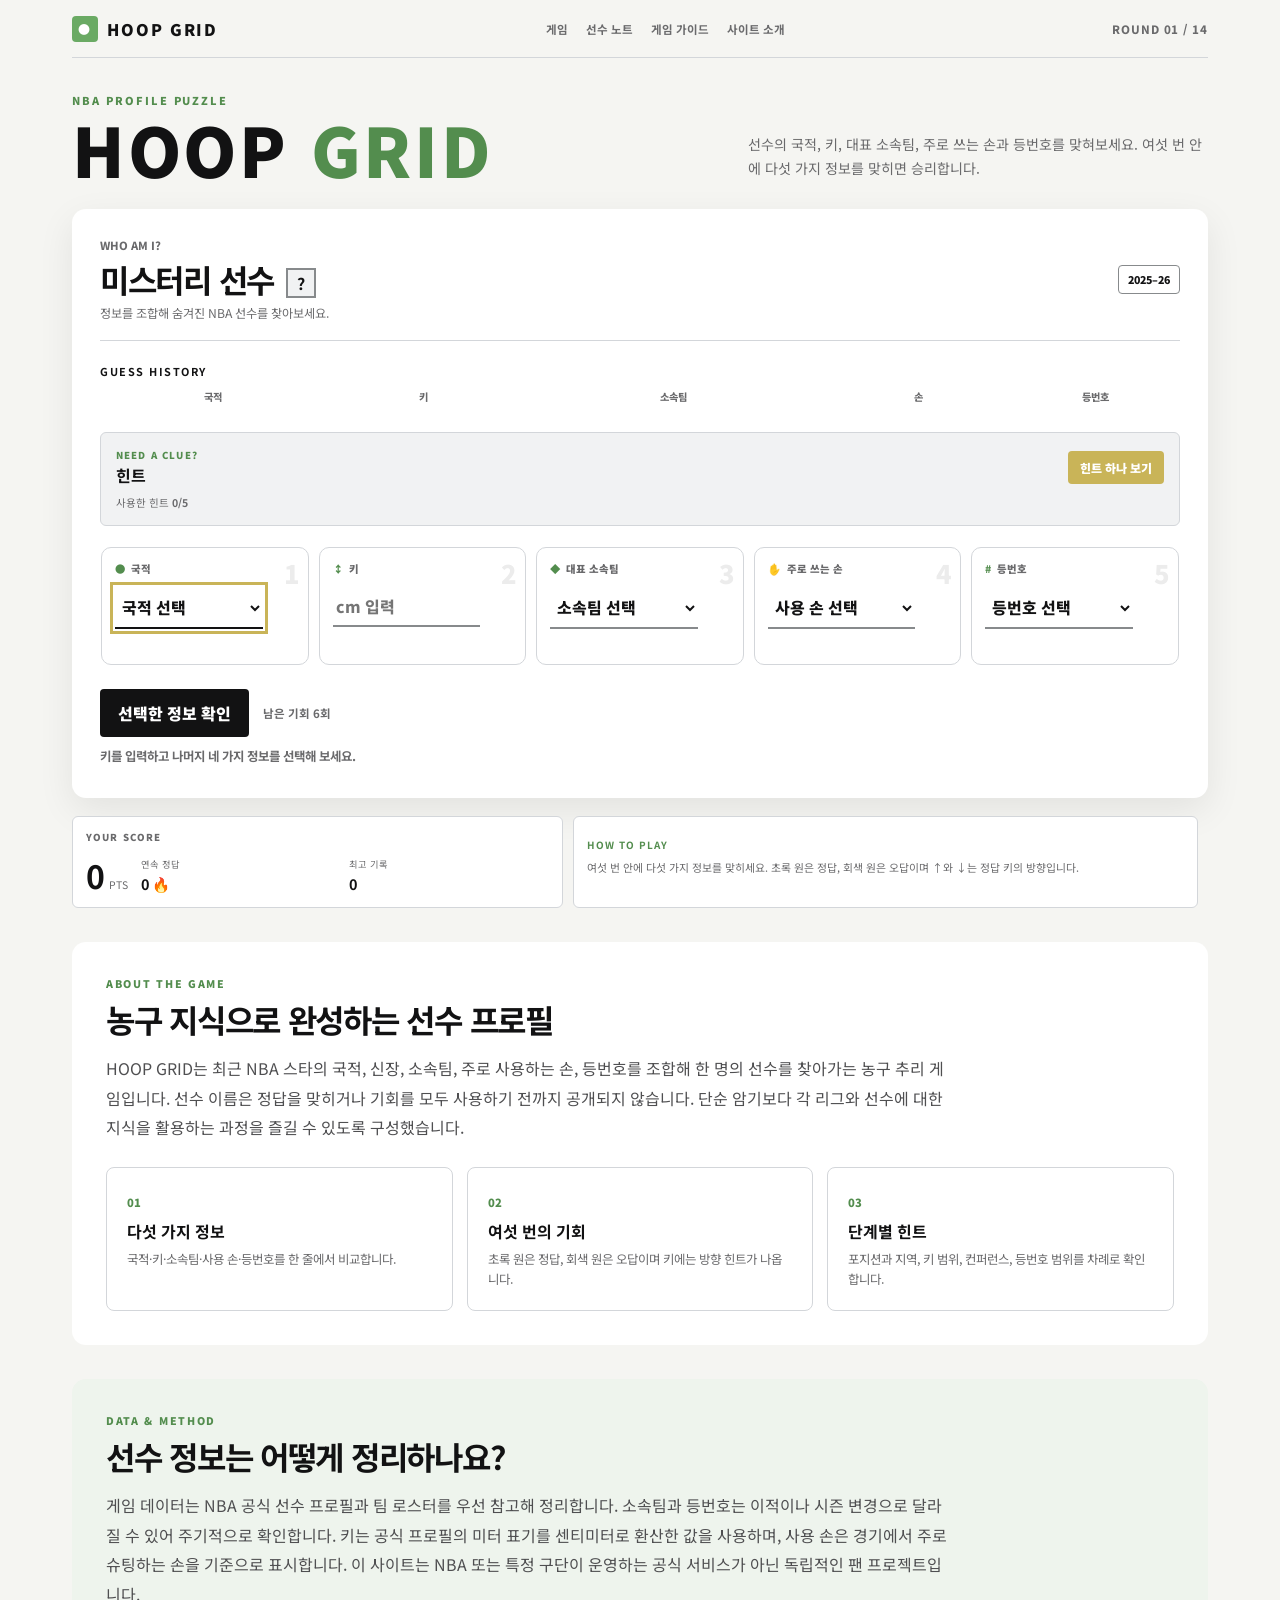
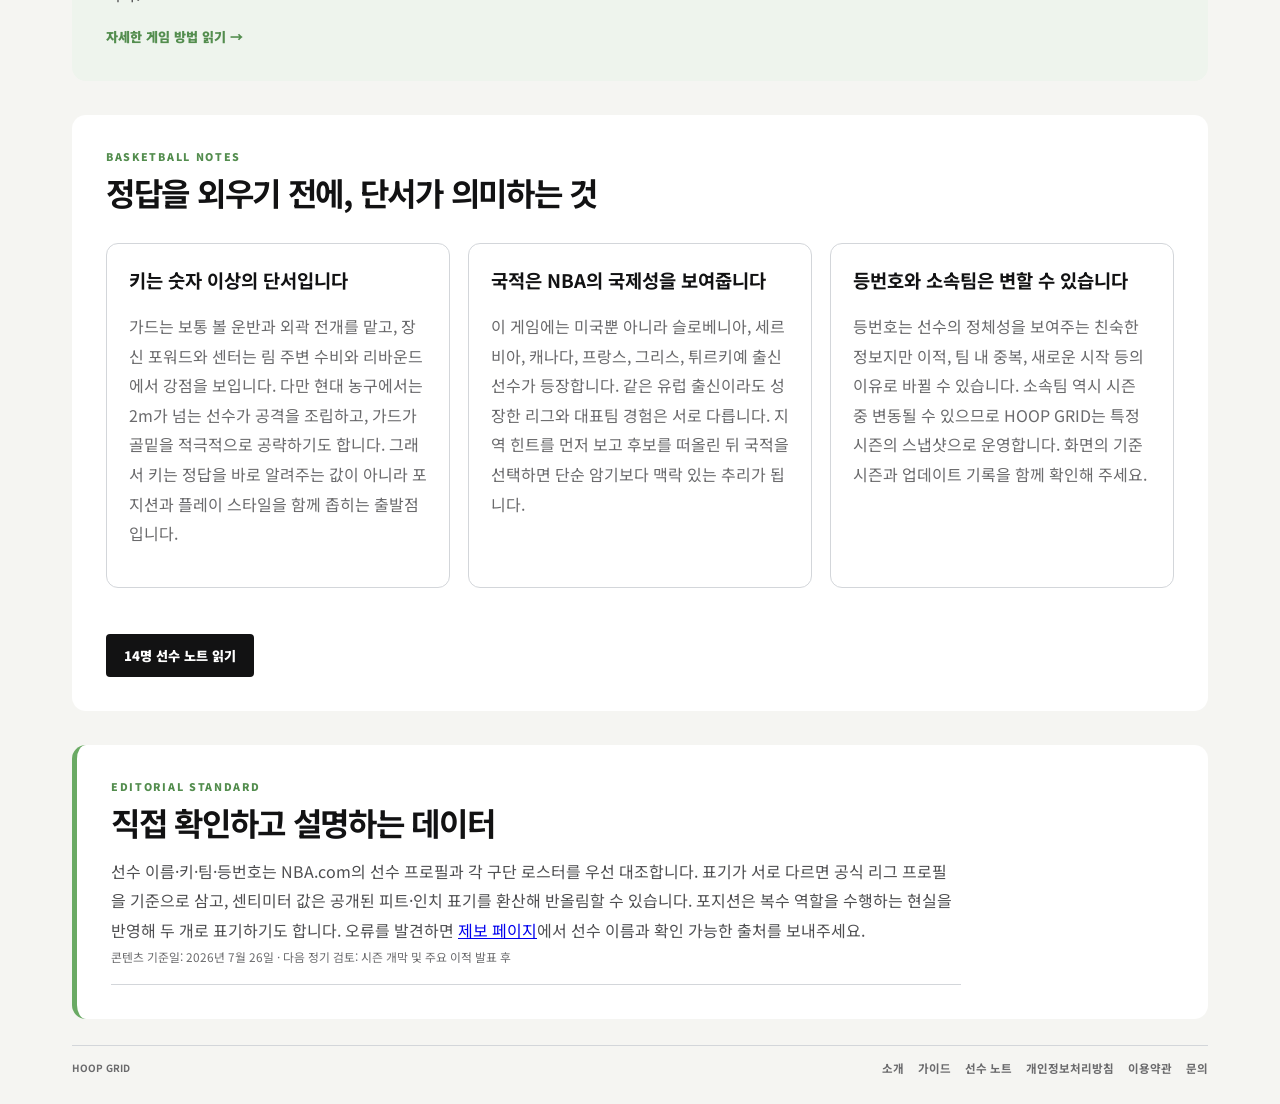
<file: index.html>
<!doctype html>
<html lang="ko">
  <head>
    <meta charset="UTF-8" />
    <meta name="viewport" content="width=device-width, initial-scale=1" />
    <meta
      name="description"
      content="국적, 키, 소속팀, 주로 쓰는 손과 등번호를 맞혀 최근 NBA 스타의 프로필을 완성해 보세요."
    />
    <title>HOOP GRID — NBA 선수 프로필 맞히기</title>
    <link rel="canonical" href="https://for-real.pages.dev/" />
    <meta property="og:title" content="HOOP GRID — NBA 선수 프로필 맞히기" />
    <meta property="og:description" content="선수 프로필을 추리하고, 14명의 NBA 스타 자료를 함께 읽어보세요." />
    <meta property="og:type" content="website" />
    <meta property="og:url" content="https://for-real.pages.dev/" />
    <meta name="google-adsense-account" content="ca-pub-3541947131478776" />
    <script
      async
      src="https://pagead2.googlesyndication.com/pagead/js/adsbygoogle.js?client=ca-pub-3541947131478776"
      crossorigin="anonymous"
    ></script>
    <link rel="preconnect" href="https://fonts.googleapis.com" />
    <link rel="preconnect" href="https://fonts.gstatic.com" crossorigin />
    <link
      href="https://fonts.googleapis.com/css2?family=Noto+Sans+KR:wght@400;600;700;900&display=swap"
      rel="stylesheet"
    />
    <link rel="stylesheet" href="style.css" />
  </head>
  <body>
    <main class="shell">
      <header class="topbar">
        <a class="brand" href="./" aria-label="Hoop Grid 처음으로">
          <span class="brand-ball" aria-hidden="true">●</span>
          HOOP GRID
        </a>
        <nav class="site-nav" aria-label="주요 메뉴">
          <a href="./">게임</a>
          <a href="players.html">선수 노트</a>
          <a href="guide.html">게임 가이드</a>
          <a href="about.html">사이트 소개</a>
        </nav>
        <div class="round-counter" id="roundCounter">ROUND 01 / 14</div>
      </header>

      <section class="hero" aria-labelledby="gameTitle">
        <div>
          <p class="kicker">NBA PROFILE PUZZLE</p>
          <h1 id="gameTitle">HOOP <span>GRID</span></h1>
        </div>
        <p class="intro">
          선수의 국적, 키, 대표 소속팀, 주로 쓰는 손과 등번호를 맞혀보세요.
          여섯 번 안에 다섯 가지 정보를 맞히면 승리합니다.
        </p>
      </section>

      <section class="game-layout">
        <div class="game-card">
          <div class="card-header">
            <div>
              <p class="player-prompt">WHO AM I?</p>
              <h2>미스터리 선수 <span class="mystery-mark" aria-hidden="true">?</span></h2>
              <p class="english-name">정보를 조합해 숨겨진 NBA 선수를 찾아보세요.</p>
            </div>
            <span class="difficulty">2025–26</span>
          </div>

          <section class="guess-board" aria-labelledby="guessBoardTitle">
            <h3 id="guessBoardTitle" class="board-title">GUESS HISTORY</h3>
            <div class="board-labels" aria-hidden="true">
              <span>국적</span>
              <span>키</span>
              <span>소속팀</span>
              <span>손</span>
              <span>등번호</span>
            </div>
            <div id="guessHistory" class="guess-history" aria-live="polite"></div>
          </section>

          <section class="hint-box" aria-labelledby="hintTitle">
            <div class="hint-heading">
              <div>
                <span class="hint-eyebrow">NEED A CLUE?</span>
                <h3 id="hintTitle">힌트</h3>
              </div>
              <button class="hint-button" id="hintButton" type="button">
                힌트 하나 보기
              </button>
            </div>
            <div class="hint-progress">
              사용한 힌트 <strong id="hintCount">0/5</strong>
            </div>
            <ul class="hint-list" id="hintList" aria-live="polite"></ul>
          </section>

          <form id="answerForm">
            <div class="clue-grid">
              <label class="clue" data-number="1" for="nationalityInput">
                <span class="clue-label"><span aria-hidden="true">●</span> 국적</span>
                <select
                  class="clue-input"
                  id="nationalityInput"
                  data-field="nationality"
                >
                  <option value="">국적 선택</option>
                </select>
                <span class="result-icon" aria-hidden="true"></span>
              </label>
              <label class="clue" data-number="2" for="heightInput">
                <span class="clue-label"><span aria-hidden="true">↕</span> 키</span>
                <input
                  class="clue-input"
                  id="heightInput"
                  type="number"
                  min="0"
                  max="224"
                  step="1"
                  inputmode="numeric"
                  autocomplete="off"
                  placeholder="cm 입력"
                />
                <span class="result-icon" aria-hidden="true"></span>
              </label>
              <label class="clue" data-number="3" for="teamInput">
                <span class="clue-label"><span aria-hidden="true">◆</span> 대표 소속팀</span>
                <select
                  class="clue-input"
                  id="teamInput"
                  data-field="team"
                >
                  <option value="">소속팀 선택</option>
                </select>
                <span class="result-icon" aria-hidden="true"></span>
              </label>
              <label class="clue" data-number="4" for="handInput">
                <span class="clue-label"><span aria-hidden="true">✋</span> 주로 쓰는 손</span>
                <select
                  class="clue-input"
                  id="handInput"
                  data-field="hand"
                >
                  <option value="">사용 손 선택</option>
                </select>
                <span class="result-icon" aria-hidden="true"></span>
              </label>
              <label class="clue" data-number="5" for="numberInput">
                <span class="clue-label"><span aria-hidden="true">#</span> 등번호</span>
                <select
                  class="clue-input"
                  id="numberInput"
                  data-field="number"
                >
                  <option value="">등번호 선택</option>
                </select>
                <span class="result-icon" aria-hidden="true"></span>
              </label>
            </div>

            <div class="answer-actions">
              <button class="primary-button" type="submit">선택한 정보 확인</button>
              <span class="attempt-count" id="attemptCount">남은 기회 6회</span>
            </div>
            <p class="feedback" id="feedback" aria-live="polite"></p>
          </form>
        </div>

        <aside class="side-panel" aria-label="게임 현황">
          <section class="score-card">
            <p class="score-title">YOUR SCORE</p>
            <div class="score-main">
              <strong id="score">0</strong>
              <span>PTS</span>
            </div>
            <div class="stats">
              <div class="stat">
                <span>연속 정답</span>
                <strong id="streak">0 🔥</strong>
              </div>
              <div class="stat">
                <span>최고 기록</span>
                <strong id="best">0</strong>
              </div>
            </div>
          </section>

          <section class="tip-card">
            <strong>HOW TO PLAY</strong>
            <p>
              여섯 번 안에 다섯 가지 정보를 맞히세요. 초록 원은 정답,
              회색 원은 오답이며 ↑와 ↓는 정답 키의 방향입니다.
            </p>
          </section>

          <button class="next-button" id="nextButton" type="button" hidden>
            다음 선수 →
          </button>
        </aside>
      </section>

      <section class="editorial-section" aria-labelledby="aboutGameTitle">
        <p class="section-kicker">ABOUT THE GAME</p>
        <h2 id="aboutGameTitle">농구 지식으로 완성하는 선수 프로필</h2>
        <p>
          HOOP GRID는 최근 NBA 스타의 국적, 신장, 소속팀, 주로 사용하는 손,
          등번호를 조합해 한 명의 선수를 찾아가는 농구 추리 게임입니다. 선수
          이름은 정답을 맞히거나 기회를 모두 사용하기 전까지 공개되지 않습니다.
          단순 암기보다 각 리그와 선수에 대한 지식을 활용하는 과정을 즐길 수
          있도록 구성했습니다.
        </p>
        <div class="info-grid">
          <article>
            <span>01</span>
            <h3>다섯 가지 정보</h3>
            <p>국적·키·소속팀·사용 손·등번호를 한 줄에서 비교합니다.</p>
          </article>
          <article>
            <span>02</span>
            <h3>여섯 번의 기회</h3>
            <p>초록 원은 정답, 회색 원은 오답이며 키에는 방향 힌트가 나옵니다.</p>
          </article>
          <article>
            <span>03</span>
            <h3>단계별 힌트</h3>
            <p>포지션과 지역, 키 범위, 컨퍼런스, 등번호 범위를 차례로 확인합니다.</p>
          </article>
        </div>
      </section>

      <section class="editorial-section methodology" aria-labelledby="dataTitle">
        <p class="section-kicker">DATA &amp; METHOD</p>
        <h2 id="dataTitle">선수 정보는 어떻게 정리하나요?</h2>
        <p>
          게임 데이터는 NBA 공식 선수 프로필과 팀 로스터를 우선 참고해
          정리합니다. 소속팀과 등번호는 이적이나 시즌 변경으로 달라질 수 있어
          주기적으로 확인합니다. 키는 공식 프로필의 미터 표기를 센티미터로
          환산한 값을 사용하며, 사용 손은 경기에서 주로 슈팅하는 손을 기준으로
          표시합니다. 이 사이트는 NBA 또는 특정 구단이 운영하는 공식 서비스가
          아닌 독립적인 팬 프로젝트입니다.
        </p>
        <a class="text-link" href="guide.html">자세한 게임 방법 읽기 →</a>
      </section>

      <section class="editorial-section" aria-labelledby="learnTitle">
        <p class="section-kicker">BASKETBALL NOTES</p>
        <h2 id="learnTitle">정답을 외우기 전에, 단서가 의미하는 것</h2>
        <div class="article-grid">
          <article>
            <h3>키는 숫자 이상의 단서입니다</h3>
            <p>가드는 보통 볼 운반과 외곽 전개를 맡고, 장신 포워드와 센터는 림 주변 수비와 리바운드에서 강점을 보입니다. 다만 현대 농구에서는 2m가 넘는 선수가 공격을 조립하고, 가드가 골밑을 적극적으로 공략하기도 합니다. 그래서 키는 정답을 바로 알려주는 값이 아니라 포지션과 플레이 스타일을 함께 좁히는 출발점입니다.</p>
          </article>
          <article>
            <h3>국적은 NBA의 국제성을 보여줍니다</h3>
            <p>이 게임에는 미국뿐 아니라 슬로베니아, 세르비아, 캐나다, 프랑스, 그리스, 튀르키예 출신 선수가 등장합니다. 같은 유럽 출신이라도 성장한 리그와 대표팀 경험은 서로 다릅니다. 지역 힌트를 먼저 보고 후보를 떠올린 뒤 국적을 선택하면 단순 암기보다 맥락 있는 추리가 됩니다.</p>
          </article>
          <article>
            <h3>등번호와 소속팀은 변할 수 있습니다</h3>
            <p>등번호는 선수의 정체성을 보여주는 친숙한 정보지만 이적, 팀 내 중복, 새로운 시작 등의 이유로 바뀔 수 있습니다. 소속팀 역시 시즌 중 변동될 수 있으므로 HOOP GRID는 특정 시즌의 스냅샷으로 운영합니다. 화면의 기준 시즌과 업데이트 기록을 함께 확인해 주세요.</p>
          </article>
        </div>
        <a class="primary-link" href="players.html">14명 선수 노트 읽기</a>
      </section>

      <section class="editorial-section source-note" aria-labelledby="standardTitle">
        <p class="section-kicker">EDITORIAL STANDARD</p>
        <h2 id="standardTitle">직접 확인하고 설명하는 데이터</h2>
        <p>선수 이름·키·팀·등번호는 NBA.com의 선수 프로필과 각 구단 로스터를 우선 대조합니다. 표기가 서로 다르면 공식 리그 프로필을 기준으로 삼고, 센티미터 값은 공개된 피트·인치 표기를 환산해 반올림할 수 있습니다. 포지션은 복수 역할을 수행하는 현실을 반영해 두 개로 표기하기도 합니다. 오류를 발견하면 <a href="contact.html">제보 페이지</a>에서 선수 이름과 확인 가능한 출처를 보내주세요.</p>
        <p class="updated">콘텐츠 기준일: 2026년 7월 26일 · 다음 정기 검토: 시즌 개막 및 주요 이적 발표 후</p>
      </section>

      <footer>
        <span>HOOP GRID</span>
        <nav aria-label="푸터 메뉴">
          <a href="about.html">소개</a>
          <a href="guide.html">가이드</a>
          <a href="players.html">선수 노트</a>
          <a href="privacy.html">개인정보처리방침</a>
          <a href="terms.html">이용약관</a>
          <a href="contact.html">문의</a>
        </nav>
      </footer>
    </main>
    <script src="main.js"></script>
  </body>
</html>
</file>
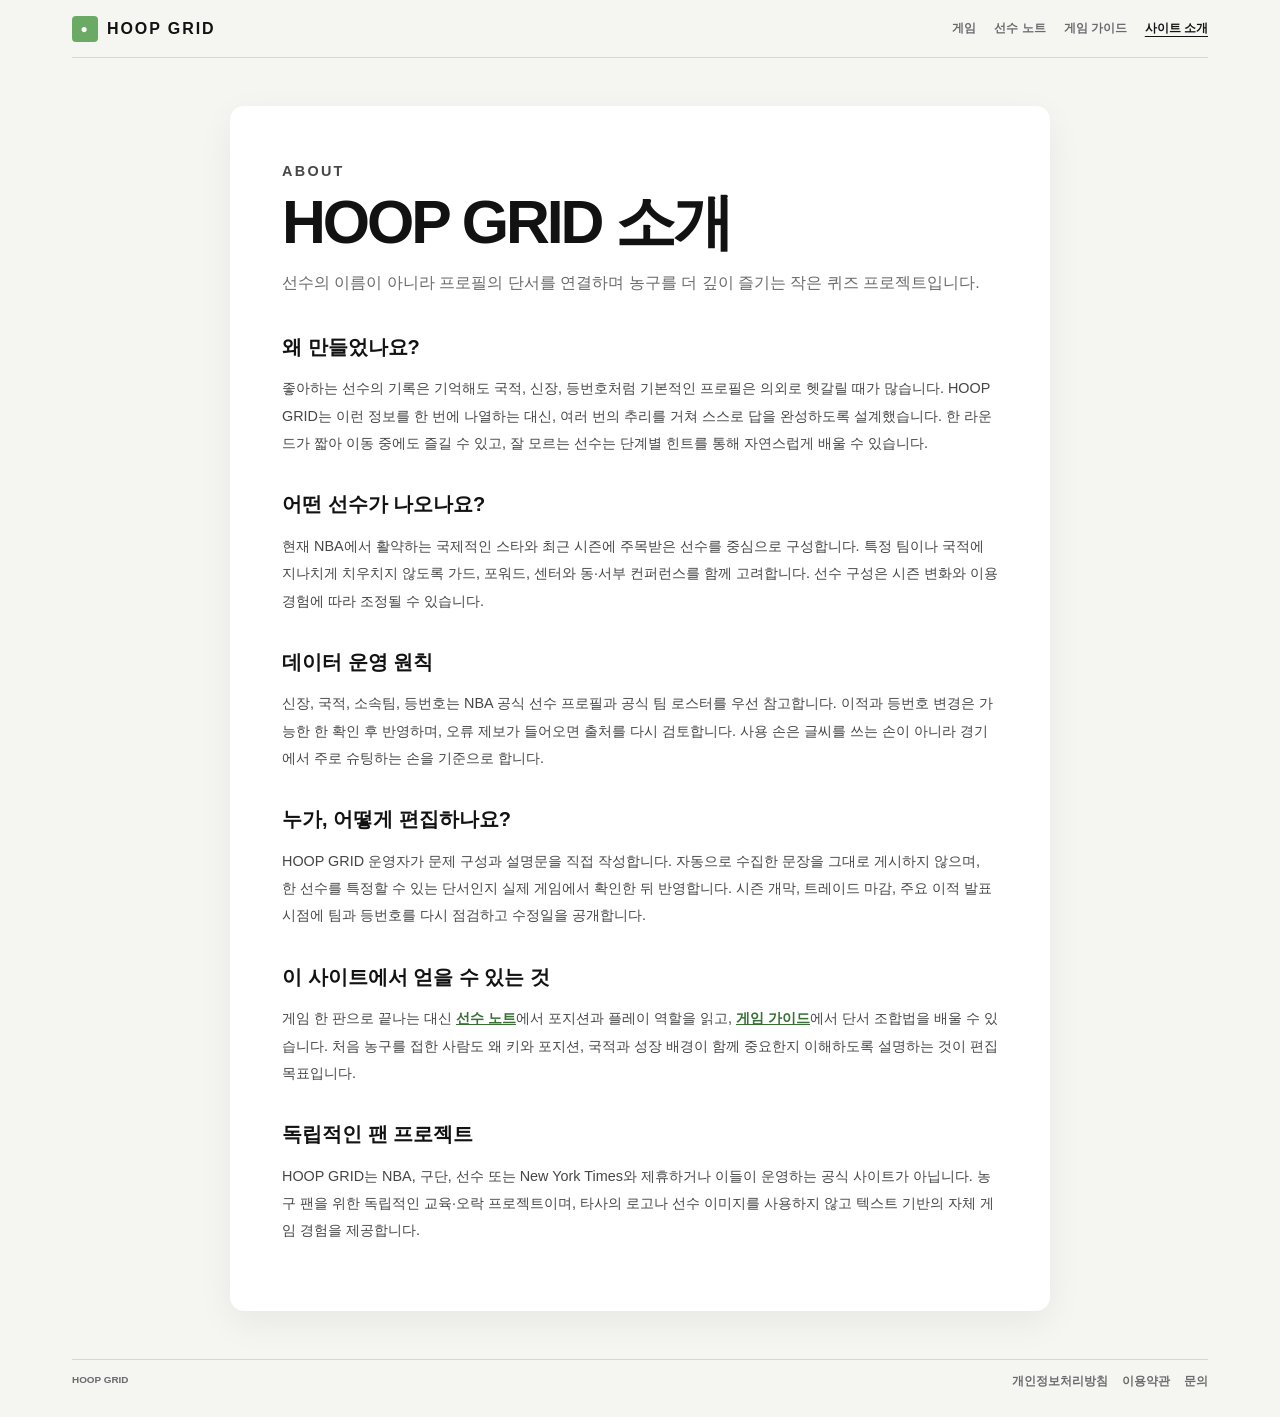
<file: about.html>
<!doctype html>
<html lang="ko">
  <head>
    <meta charset="UTF-8" />
    <meta name="viewport" content="width=device-width, initial-scale=1" />
    <meta name="description" content="NBA 선수 추리 게임 HOOP GRID의 제작 목적과 데이터 운영 원칙을 소개합니다." />
    <title>사이트 소개 — HOOP GRID</title>
    <meta name="google-adsense-account" content="ca-pub-3541947131478776" />
    <script
      async
      src="https://pagead2.googlesyndication.com/pagead/js/adsbygoogle.js?client=ca-pub-3541947131478776"
      crossorigin="anonymous"
    ></script>
    <link rel="stylesheet" href="style.css" />
  </head>
  <body>
    <main class="shell">
      <header class="topbar">
        <a class="brand" href="./"><span class="brand-ball" aria-hidden="true">●</span>HOOP GRID</a>
        <nav class="site-nav" aria-label="주요 메뉴">
          <a href="./">게임</a><a href="players.html">선수 노트</a><a href="guide.html">게임 가이드</a><a href="about.html" aria-current="page">사이트 소개</a>
        </nav>
      </header>
      <article class="content-page">
        <p class="section-kicker">ABOUT</p>
        <h1>HOOP GRID 소개</h1>
        <p class="lead">선수의 이름이 아니라 프로필의 단서를 연결하며 농구를 더 깊이 즐기는 작은 퀴즈 프로젝트입니다.</p>

        <h2>왜 만들었나요?</h2>
        <p>좋아하는 선수의 기록은 기억해도 국적, 신장, 등번호처럼 기본적인 프로필은 의외로 헷갈릴 때가 많습니다. HOOP GRID는 이런 정보를 한 번에 나열하는 대신, 여러 번의 추리를 거쳐 스스로 답을 완성하도록 설계했습니다. 한 라운드가 짧아 이동 중에도 즐길 수 있고, 잘 모르는 선수는 단계별 힌트를 통해 자연스럽게 배울 수 있습니다.</p>

        <h2>어떤 선수가 나오나요?</h2>
        <p>현재 NBA에서 활약하는 국제적인 스타와 최근 시즌에 주목받은 선수를 중심으로 구성합니다. 특정 팀이나 국적에 지나치게 치우치지 않도록 가드, 포워드, 센터와 동·서부 컨퍼런스를 함께 고려합니다. 선수 구성은 시즌 변화와 이용 경험에 따라 조정될 수 있습니다.</p>

        <h2>데이터 운영 원칙</h2>
        <p>신장, 국적, 소속팀, 등번호는 NBA 공식 선수 프로필과 공식 팀 로스터를 우선 참고합니다. 이적과 등번호 변경은 가능한 한 확인 후 반영하며, 오류 제보가 들어오면 출처를 다시 검토합니다. 사용 손은 글씨를 쓰는 손이 아니라 경기에서 주로 슈팅하는 손을 기준으로 합니다.</p>

        <h2>누가, 어떻게 편집하나요?</h2>
        <p>HOOP GRID 운영자가 문제 구성과 설명문을 직접 작성합니다. 자동으로 수집한 문장을 그대로 게시하지 않으며, 한 선수를 특정할 수 있는 단서인지 실제 게임에서 확인한 뒤 반영합니다. 시즌 개막, 트레이드 마감, 주요 이적 발표 시점에 팀과 등번호를 다시 점검하고 수정일을 공개합니다.</p>

        <h2>이 사이트에서 얻을 수 있는 것</h2>
        <p>게임 한 판으로 끝나는 대신 <a href="players.html">선수 노트</a>에서 포지션과 플레이 역할을 읽고, <a href="guide.html">게임 가이드</a>에서 단서 조합법을 배울 수 있습니다. 처음 농구를 접한 사람도 왜 키와 포지션, 국적과 성장 배경이 함께 중요한지 이해하도록 설명하는 것이 편집 목표입니다.</p>

        <h2>독립적인 팬 프로젝트</h2>
        <p>HOOP GRID는 NBA, 구단, 선수 또는 New York Times와 제휴하거나 이들이 운영하는 공식 사이트가 아닙니다. 농구 팬을 위한 독립적인 교육·오락 프로젝트이며, 타사의 로고나 선수 이미지를 사용하지 않고 텍스트 기반의 자체 게임 경험을 제공합니다.</p>
      </article>
      <footer><span>HOOP GRID</span><nav><a href="privacy.html">개인정보처리방침</a><a href="terms.html">이용약관</a><a href="contact.html">문의</a></nav></footer>
    </main>
  </body>
</html>
</file>
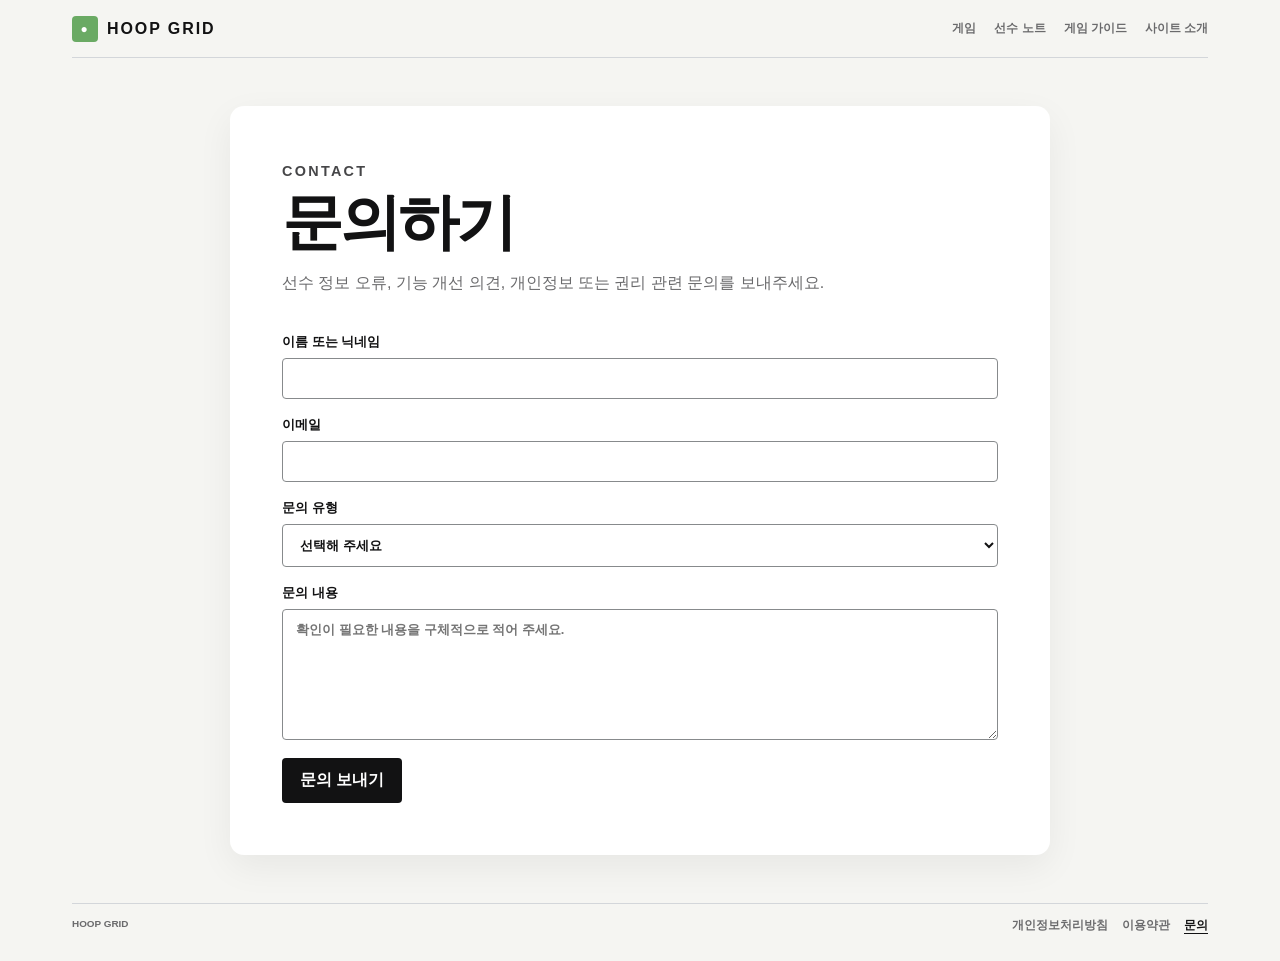
<file: contact.html>
<!doctype html>
<html lang="ko">
  <head>
    <meta charset="UTF-8" />
    <meta name="viewport" content="width=device-width, initial-scale=1" />
    <meta name="description" content="HOOP GRID 오류 제보와 일반 문의를 보내는 페이지입니다." />
    <title>문의 — HOOP GRID</title>
    <meta name="robots" content="noindex,follow" />
    <meta name="google-adsense-account" content="ca-pub-3541947131478776" />
    <link rel="stylesheet" href="style.css" />
  </head>
  <body>
    <main class="shell">
      <header class="topbar">
        <a class="brand" href="./"><span class="brand-ball" aria-hidden="true">●</span>HOOP GRID</a>
        <nav class="site-nav" aria-label="주요 메뉴"><a href="./">게임</a><a href="players.html">선수 노트</a><a href="guide.html">게임 가이드</a><a href="about.html">사이트 소개</a></nav>
      </header>
      <article class="content-page">
        <p class="section-kicker">CONTACT</p>
        <h1>문의하기</h1>
        <p class="lead">선수 정보 오류, 기능 개선 의견, 개인정보 또는 권리 관련 문의를 보내주세요.</p>
        <form class="contact-form" action="https://formspree.io/f/mgogkkld" method="POST">
          <input type="hidden" name="_subject" value="HOOP GRID 사이트 문의" />
          <label>이름 또는 닉네임<input name="name" type="text" autocomplete="name" required /></label>
          <label>이메일<input name="email" type="email" autocomplete="email" required /></label>
          <label>문의 유형
            <select name="category" required>
              <option value="">선택해 주세요</option><option>선수 정보 오류</option><option>기능 제안</option><option>개인정보 문의</option><option>권리 관련 문의</option><option>기타</option>
            </select>
          </label>
          <label>문의 내용<textarea name="message" rows="7" required placeholder="확인이 필요한 내용을 구체적으로 적어 주세요."></textarea></label>
          <button class="primary-button" type="submit">문의 보내기</button>
        </form>
      </article>
      <footer><span>HOOP GRID</span><nav><a href="privacy.html">개인정보처리방침</a><a href="terms.html">이용약관</a><a href="contact.html" aria-current="page">문의</a></nav></footer>
    </main>
  </body>
</html>
</file>
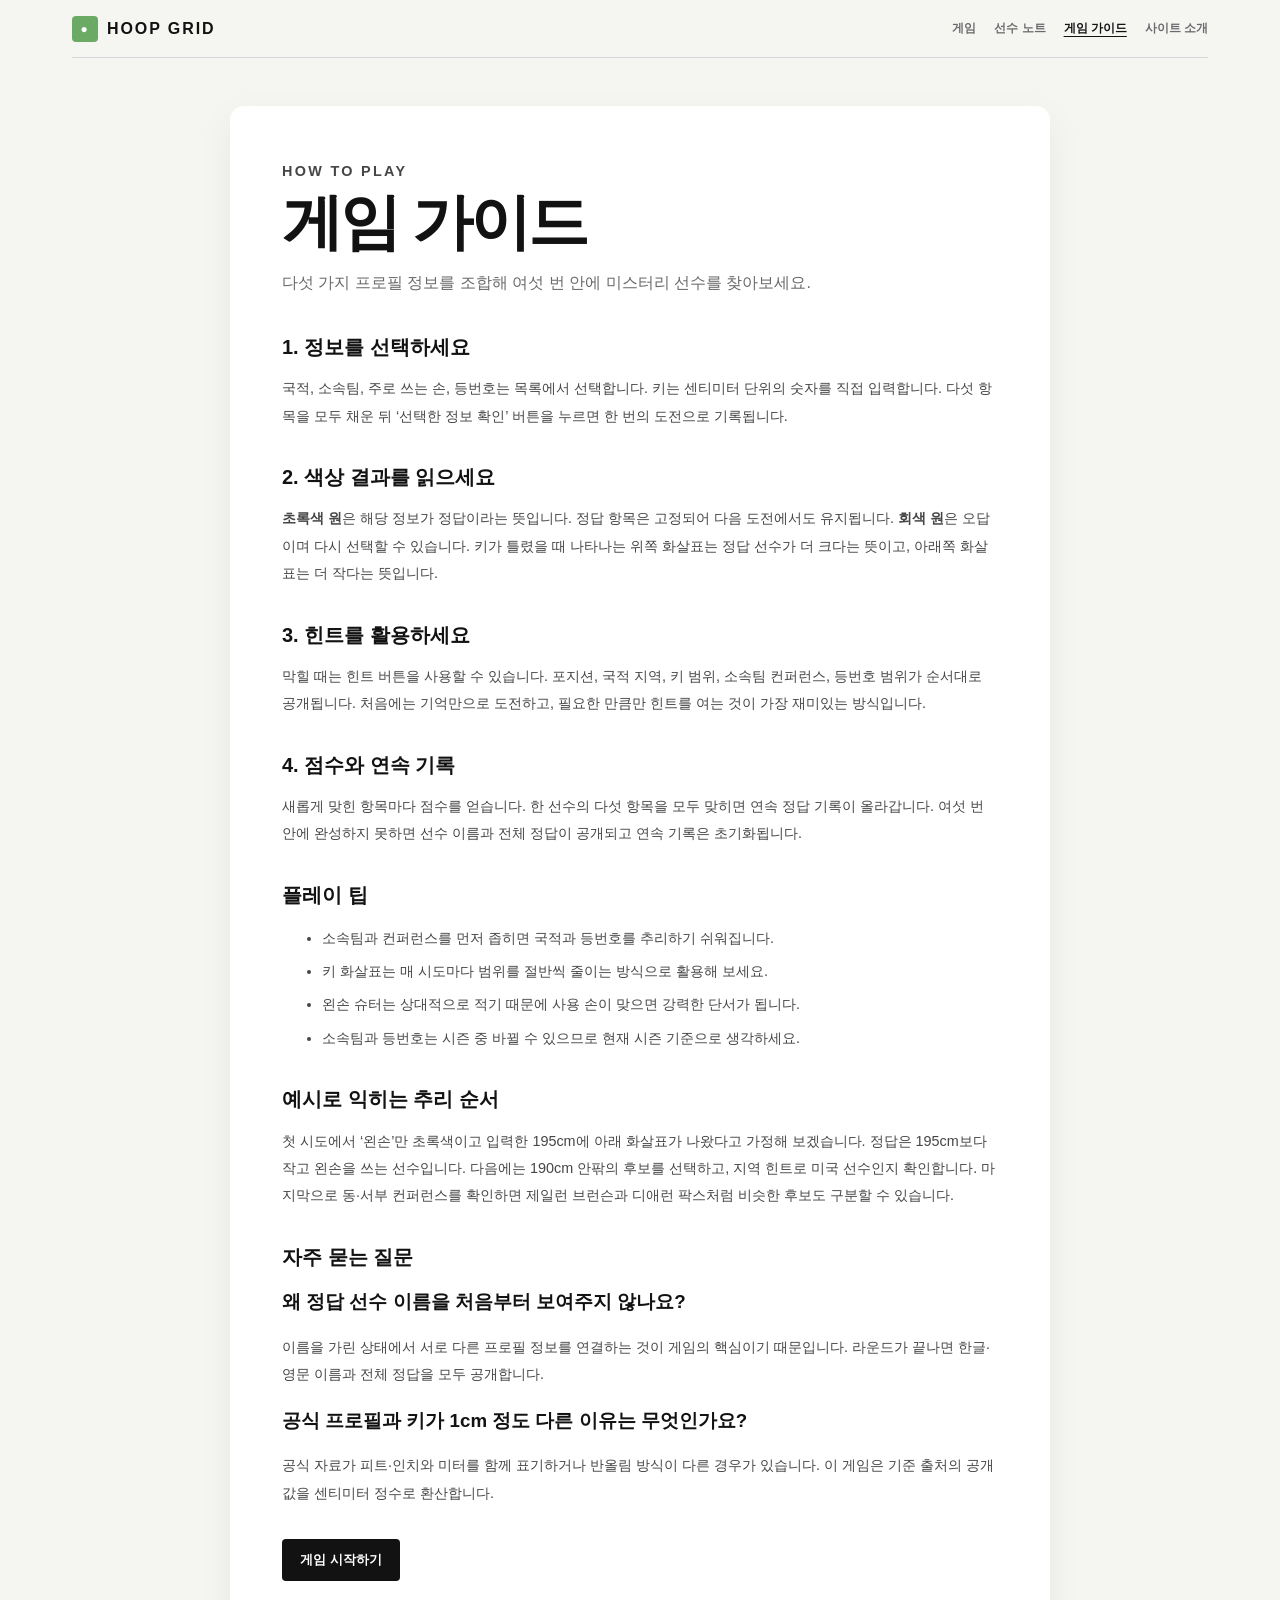
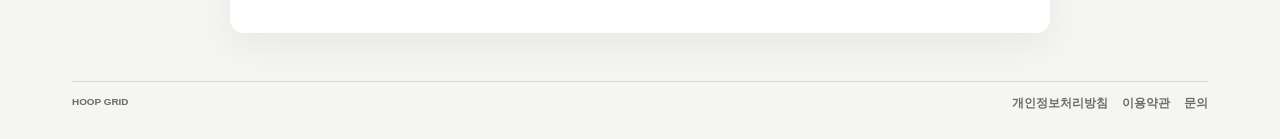
<file: guide.html>
<!doctype html>
<html lang="ko">
  <head>
    <meta charset="UTF-8" />
    <meta name="viewport" content="width=device-width, initial-scale=1" />
    <meta name="description" content="HOOP GRID의 게임 규칙, 색상 의미, 힌트와 점수 계산 방법을 안내합니다." />
    <title>게임 가이드 — HOOP GRID</title>
    <meta name="google-adsense-account" content="ca-pub-3541947131478776" />
    <script
      async
      src="https://pagead2.googlesyndication.com/pagead/js/adsbygoogle.js?client=ca-pub-3541947131478776"
      crossorigin="anonymous"
    ></script>
    <link rel="stylesheet" href="style.css" />
  </head>
  <body>
    <main class="shell">
      <header class="topbar">
        <a class="brand" href="./"><span class="brand-ball" aria-hidden="true">●</span>HOOP GRID</a>
        <nav class="site-nav" aria-label="주요 메뉴">
          <a href="./">게임</a><a href="players.html">선수 노트</a><a href="guide.html" aria-current="page">게임 가이드</a><a href="about.html">사이트 소개</a>
        </nav>
      </header>
      <article class="content-page">
        <p class="section-kicker">HOW TO PLAY</p>
        <h1>게임 가이드</h1>
        <p class="lead">다섯 가지 프로필 정보를 조합해 여섯 번 안에 미스터리 선수를 찾아보세요.</p>

        <h2>1. 정보를 선택하세요</h2>
        <p>국적, 소속팀, 주로 쓰는 손, 등번호는 목록에서 선택합니다. 키는 센티미터 단위의 숫자를 직접 입력합니다. 다섯 항목을 모두 채운 뒤 ‘선택한 정보 확인’ 버튼을 누르면 한 번의 도전으로 기록됩니다.</p>

        <h2>2. 색상 결과를 읽으세요</h2>
        <p><strong>초록색 원</strong>은 해당 정보가 정답이라는 뜻입니다. 정답 항목은 고정되어 다음 도전에서도 유지됩니다. <strong>회색 원</strong>은 오답이며 다시 선택할 수 있습니다. 키가 틀렸을 때 나타나는 위쪽 화살표는 정답 선수가 더 크다는 뜻이고, 아래쪽 화살표는 더 작다는 뜻입니다.</p>

        <h2>3. 힌트를 활용하세요</h2>
        <p>막힐 때는 힌트 버튼을 사용할 수 있습니다. 포지션, 국적 지역, 키 범위, 소속팀 컨퍼런스, 등번호 범위가 순서대로 공개됩니다. 처음에는 기억만으로 도전하고, 필요한 만큼만 힌트를 여는 것이 가장 재미있는 방식입니다.</p>

        <h2>4. 점수와 연속 기록</h2>
        <p>새롭게 맞힌 항목마다 점수를 얻습니다. 한 선수의 다섯 항목을 모두 맞히면 연속 정답 기록이 올라갑니다. 여섯 번 안에 완성하지 못하면 선수 이름과 전체 정답이 공개되고 연속 기록은 초기화됩니다.</p>

        <h2>플레이 팁</h2>
        <ul>
          <li>소속팀과 컨퍼런스를 먼저 좁히면 국적과 등번호를 추리하기 쉬워집니다.</li>
          <li>키 화살표는 매 시도마다 범위를 절반씩 줄이는 방식으로 활용해 보세요.</li>
          <li>왼손 슈터는 상대적으로 적기 때문에 사용 손이 맞으면 강력한 단서가 됩니다.</li>
          <li>소속팀과 등번호는 시즌 중 바뀔 수 있으므로 현재 시즌 기준으로 생각하세요.</li>
        </ul>
        <h2>예시로 익히는 추리 순서</h2>
        <p>첫 시도에서 ‘왼손’만 초록색이고 입력한 195cm에 아래 화살표가 나왔다고 가정해 보겠습니다. 정답은 195cm보다 작고 왼손을 쓰는 선수입니다. 다음에는 190cm 안팎의 후보를 선택하고, 지역 힌트로 미국 선수인지 확인합니다. 마지막으로 동·서부 컨퍼런스를 확인하면 제일런 브런슨과 디애런 팍스처럼 비슷한 후보도 구분할 수 있습니다.</p>
        <h2>자주 묻는 질문</h2>
        <h3>왜 정답 선수 이름을 처음부터 보여주지 않나요?</h3>
        <p>이름을 가린 상태에서 서로 다른 프로필 정보를 연결하는 것이 게임의 핵심이기 때문입니다. 라운드가 끝나면 한글·영문 이름과 전체 정답을 모두 공개합니다.</p>
        <h3>공식 프로필과 키가 1cm 정도 다른 이유는 무엇인가요?</h3>
        <p>공식 자료가 피트·인치와 미터를 함께 표기하거나 반올림 방식이 다른 경우가 있습니다. 이 게임은 기준 출처의 공개 값을 센티미터 정수로 환산합니다.</p>
        <a class="primary-link" href="./">게임 시작하기</a>
      </article>
      <footer><span>HOOP GRID</span><nav><a href="privacy.html">개인정보처리방침</a><a href="terms.html">이용약관</a><a href="contact.html">문의</a></nav></footer>
    </main>
  </body>
</html>
</file>
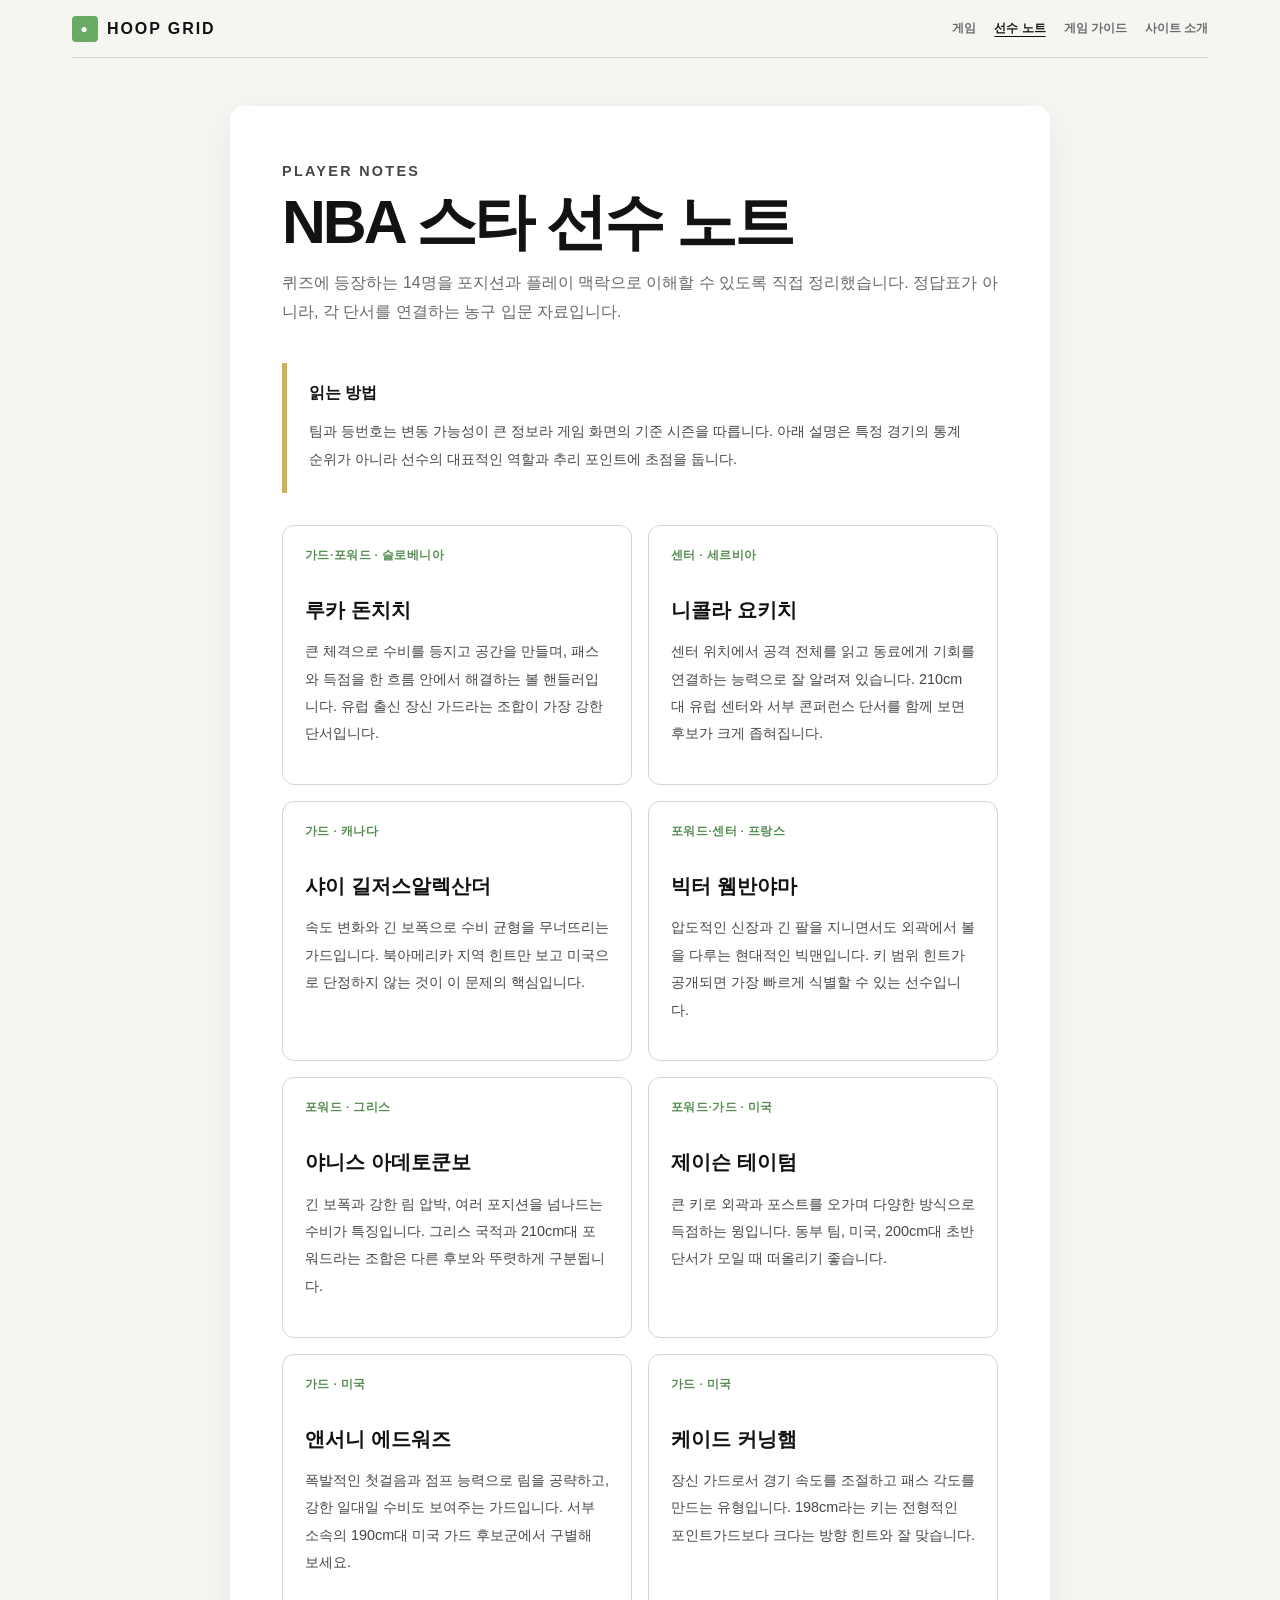
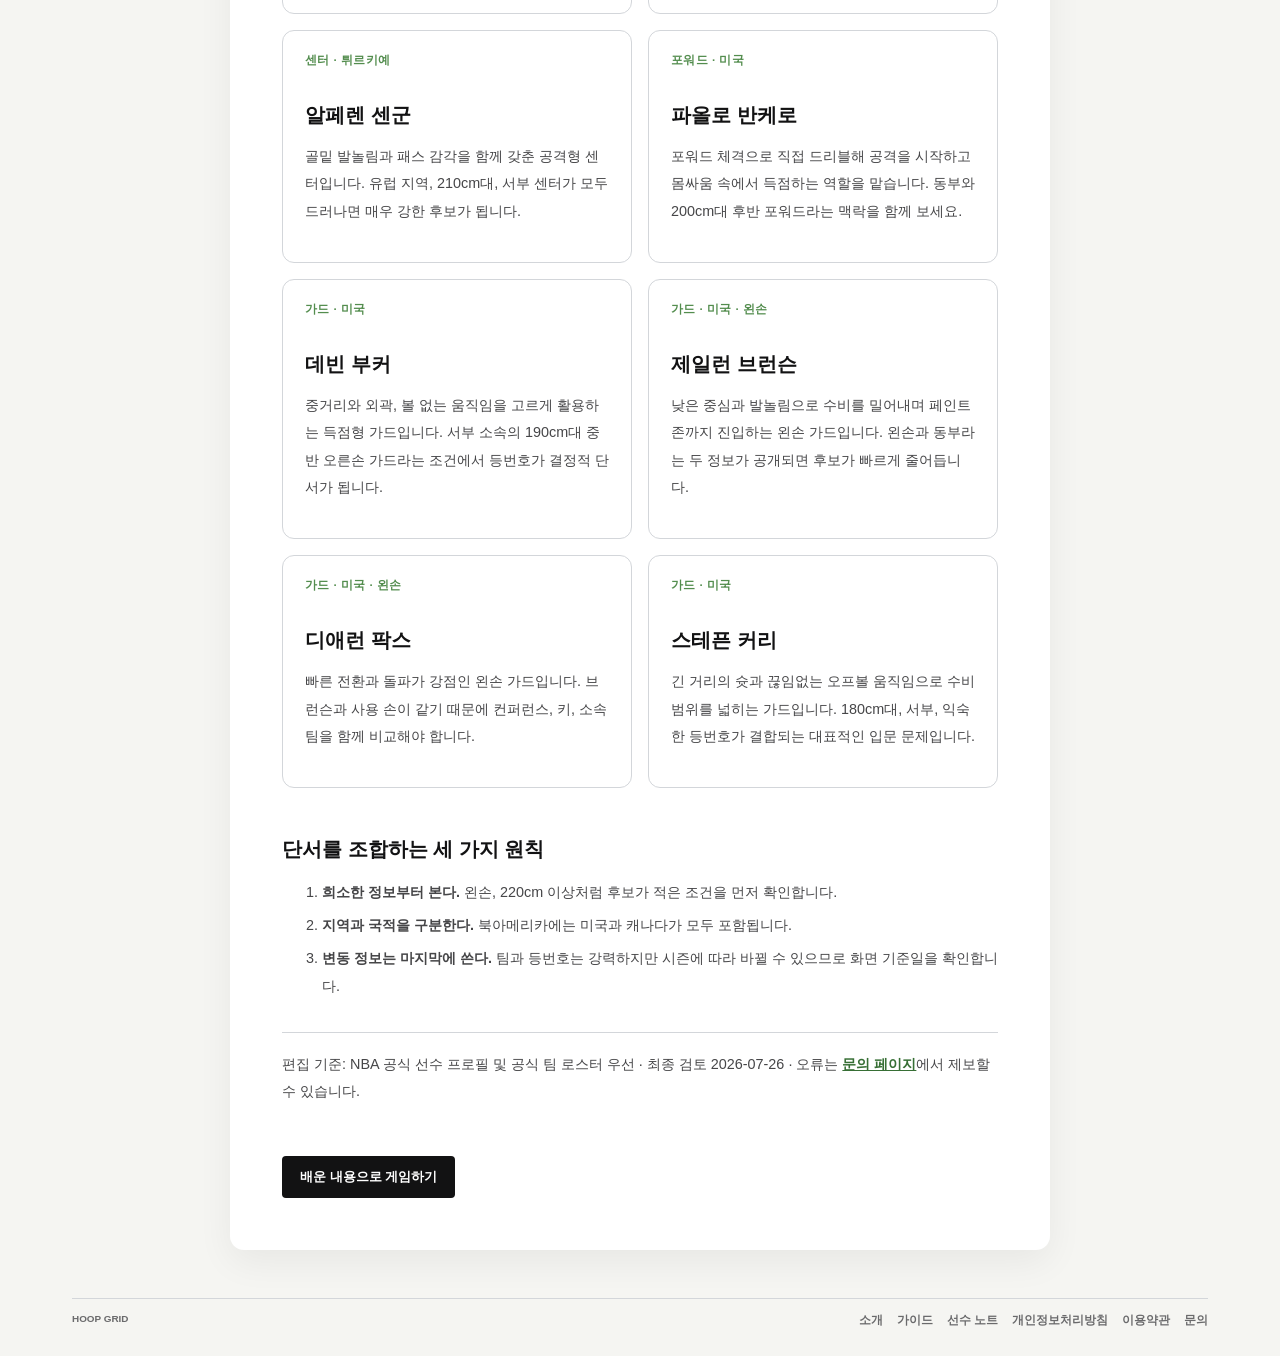
<file: players.html>
<!doctype html>
<html lang="ko">
  <head>
    <meta charset="UTF-8" />
    <meta name="viewport" content="width=device-width, initial-scale=1" />
    <meta name="description" content="HOOP GRID에 등장하는 NBA 스타 14명의 포지션, 국적, 플레이 단서와 퀴즈 활용법을 정리한 선수 노트입니다." />
    <title>NBA 스타 14명 선수 노트 — HOOP GRID</title>
    <link rel="canonical" href="https://for-real.pages.dev/players.html" />
    <meta name="google-adsense-account" content="ca-pub-3541947131478776" />
    <script async src="https://pagead2.googlesyndication.com/pagead/js/adsbygoogle.js?client=ca-pub-3541947131478776" crossorigin="anonymous"></script>
    <link rel="stylesheet" href="style.css" />
  </head>
  <body>
    <main class="shell">
      <header class="topbar">
        <a class="brand" href="./"><span class="brand-ball" aria-hidden="true">●</span>HOOP GRID</a>
        <nav class="site-nav" aria-label="주요 메뉴"><a href="./">게임</a><a href="players.html" aria-current="page">선수 노트</a><a href="guide.html">게임 가이드</a><a href="about.html">사이트 소개</a></nav>
      </header>
      <article class="content-page wide-content">
        <p class="section-kicker">PLAYER NOTES</p>
        <h1>NBA 스타 선수 노트</h1>
        <p class="lead">퀴즈에 등장하는 14명을 포지션과 플레이 맥락으로 이해할 수 있도록 직접 정리했습니다. 정답표가 아니라, 각 단서를 연결하는 농구 입문 자료입니다.</p>
        <div class="notice-box"><strong>읽는 방법</strong><p>팀과 등번호는 변동 가능성이 큰 정보라 게임 화면의 기준 시즌을 따릅니다. 아래 설명은 특정 경기의 통계 순위가 아니라 선수의 대표적인 역할과 추리 포인트에 초점을 둡니다.</p></div>

        <section class="player-notes" aria-label="선수별 해설">
          <article><span class="player-tag">가드·포워드 · 슬로베니아</span><h2>루카 돈치치</h2><p>큰 체격으로 수비를 등지고 공간을 만들며, 패스와 득점을 한 흐름 안에서 해결하는 볼 핸들러입니다. 유럽 출신 장신 가드라는 조합이 가장 강한 단서입니다.</p></article>
          <article><span class="player-tag">센터 · 세르비아</span><h2>니콜라 요키치</h2><p>센터 위치에서 공격 전체를 읽고 동료에게 기회를 연결하는 능력으로 잘 알려져 있습니다. 210cm대 유럽 센터와 서부 콘퍼런스 단서를 함께 보면 후보가 크게 좁혀집니다.</p></article>
          <article><span class="player-tag">가드 · 캐나다</span><h2>샤이 길저스알렉산더</h2><p>속도 변화와 긴 보폭으로 수비 균형을 무너뜨리는 가드입니다. 북아메리카 지역 힌트만 보고 미국으로 단정하지 않는 것이 이 문제의 핵심입니다.</p></article>
          <article><span class="player-tag">포워드·센터 · 프랑스</span><h2>빅터 웸반야마</h2><p>압도적인 신장과 긴 팔을 지니면서도 외곽에서 볼을 다루는 현대적인 빅맨입니다. 키 범위 힌트가 공개되면 가장 빠르게 식별할 수 있는 선수입니다.</p></article>
          <article><span class="player-tag">포워드 · 그리스</span><h2>야니스 아데토쿤보</h2><p>긴 보폭과 강한 림 압박, 여러 포지션을 넘나드는 수비가 특징입니다. 그리스 국적과 210cm대 포워드라는 조합은 다른 후보와 뚜렷하게 구분됩니다.</p></article>
          <article><span class="player-tag">포워드·가드 · 미국</span><h2>제이슨 테이텀</h2><p>큰 키로 외곽과 포스트를 오가며 다양한 방식으로 득점하는 윙입니다. 동부 팀, 미국, 200cm대 초반 단서가 모일 때 떠올리기 좋습니다.</p></article>
          <article><span class="player-tag">가드 · 미국</span><h2>앤서니 에드워즈</h2><p>폭발적인 첫걸음과 점프 능력으로 림을 공략하고, 강한 일대일 수비도 보여주는 가드입니다. 서부 소속의 190cm대 미국 가드 후보군에서 구별해 보세요.</p></article>
          <article><span class="player-tag">가드 · 미국</span><h2>케이드 커닝햄</h2><p>장신 가드로서 경기 속도를 조절하고 패스 각도를 만드는 유형입니다. 198cm라는 키는 전형적인 포인트가드보다 크다는 방향 힌트와 잘 맞습니다.</p></article>
          <article><span class="player-tag">센터 · 튀르키예</span><h2>알페렌 센군</h2><p>골밑 발놀림과 패스 감각을 함께 갖춘 공격형 센터입니다. 유럽 지역, 210cm대, 서부 센터가 모두 드러나면 매우 강한 후보가 됩니다.</p></article>
          <article><span class="player-tag">포워드 · 미국</span><h2>파올로 반케로</h2><p>포워드 체격으로 직접 드리블해 공격을 시작하고 몸싸움 속에서 득점하는 역할을 맡습니다. 동부와 200cm대 후반 포워드라는 맥락을 함께 보세요.</p></article>
          <article><span class="player-tag">가드 · 미국</span><h2>데빈 부커</h2><p>중거리와 외곽, 볼 없는 움직임을 고르게 활용하는 득점형 가드입니다. 서부 소속의 190cm대 중반 오른손 가드라는 조건에서 등번호가 결정적 단서가 됩니다.</p></article>
          <article><span class="player-tag">가드 · 미국 · 왼손</span><h2>제일런 브런슨</h2><p>낮은 중심과 발놀림으로 수비를 밀어내며 페인트존까지 진입하는 왼손 가드입니다. 왼손과 동부라는 두 정보가 공개되면 후보가 빠르게 줄어듭니다.</p></article>
          <article><span class="player-tag">가드 · 미국 · 왼손</span><h2>디애런 팍스</h2><p>빠른 전환과 돌파가 강점인 왼손 가드입니다. 브런슨과 사용 손이 같기 때문에 컨퍼런스, 키, 소속팀을 함께 비교해야 합니다.</p></article>
          <article><span class="player-tag">가드 · 미국</span><h2>스테픈 커리</h2><p>긴 거리의 슛과 끊임없는 오프볼 움직임으로 수비 범위를 넓히는 가드입니다. 180cm대, 서부, 익숙한 등번호가 결합되는 대표적인 입문 문제입니다.</p></article>
        </section>

        <h2>단서를 조합하는 세 가지 원칙</h2>
        <ol><li><strong>희소한 정보부터 본다.</strong> 왼손, 220cm 이상처럼 후보가 적은 조건을 먼저 확인합니다.</li><li><strong>지역과 국적을 구분한다.</strong> 북아메리카에는 미국과 캐나다가 모두 포함됩니다.</li><li><strong>변동 정보는 마지막에 쓴다.</strong> 팀과 등번호는 강력하지만 시즌에 따라 바뀔 수 있으므로 화면 기준일을 확인합니다.</li></ol>
        <p class="source-line">편집 기준: NBA 공식 선수 프로필 및 공식 팀 로스터 우선 · 최종 검토 2026-07-26 · 오류는 <a href="contact.html">문의 페이지</a>에서 제보할 수 있습니다.</p>
        <a class="primary-link" href="./">배운 내용으로 게임하기</a>
      </article>
      <footer><span>HOOP GRID</span><nav><a href="about.html">소개</a><a href="guide.html">가이드</a><a href="players.html">선수 노트</a><a href="privacy.html">개인정보처리방침</a><a href="terms.html">이용약관</a><a href="contact.html">문의</a></nav></footer>
    </main>
  </body>
</html>
</file>
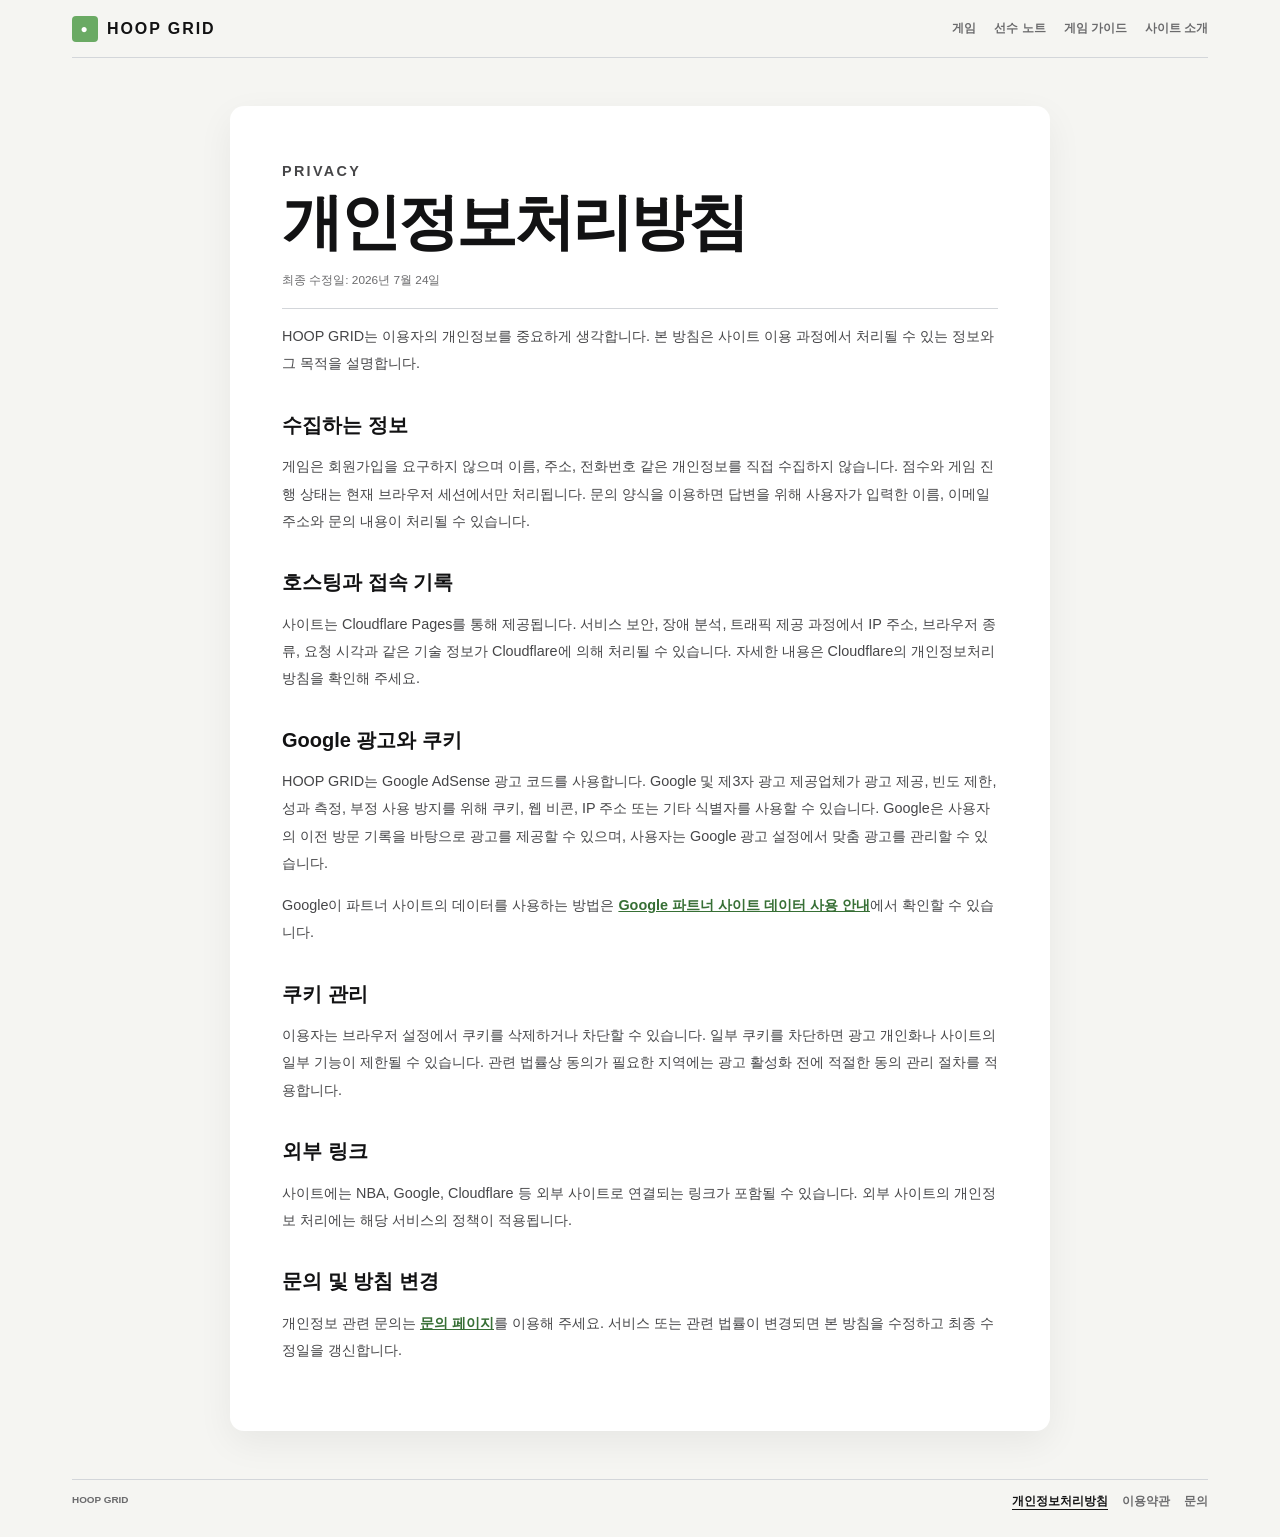
<file: privacy.html>
<!doctype html>
<html lang="ko">
  <head>
    <meta charset="UTF-8" />
    <meta name="viewport" content="width=device-width, initial-scale=1" />
    <meta name="description" content="HOOP GRID 개인정보처리방침입니다." />
    <title>개인정보처리방침 — HOOP GRID</title>
    <meta name="google-adsense-account" content="ca-pub-3541947131478776" />
    <link rel="stylesheet" href="style.css" />
  </head>
  <body>
    <main class="shell">
      <header class="topbar">
        <a class="brand" href="./"><span class="brand-ball" aria-hidden="true">●</span>HOOP GRID</a>
        <nav class="site-nav" aria-label="주요 메뉴"><a href="./">게임</a><a href="players.html">선수 노트</a><a href="guide.html">게임 가이드</a><a href="about.html">사이트 소개</a></nav>
      </header>
      <article class="content-page policy-page">
        <p class="section-kicker">PRIVACY</p>
        <h1>개인정보처리방침</h1>
        <p class="updated">최종 수정일: 2026년 7월 24일</p>
        <p>HOOP GRID는 이용자의 개인정보를 중요하게 생각합니다. 본 방침은 사이트 이용 과정에서 처리될 수 있는 정보와 그 목적을 설명합니다.</p>

        <h2>수집하는 정보</h2>
        <p>게임은 회원가입을 요구하지 않으며 이름, 주소, 전화번호 같은 개인정보를 직접 수집하지 않습니다. 점수와 게임 진행 상태는 현재 브라우저 세션에서만 처리됩니다. 문의 양식을 이용하면 답변을 위해 사용자가 입력한 이름, 이메일 주소와 문의 내용이 처리될 수 있습니다.</p>

        <h2>호스팅과 접속 기록</h2>
        <p>사이트는 Cloudflare Pages를 통해 제공됩니다. 서비스 보안, 장애 분석, 트래픽 제공 과정에서 IP 주소, 브라우저 종류, 요청 시각과 같은 기술 정보가 Cloudflare에 의해 처리될 수 있습니다. 자세한 내용은 Cloudflare의 개인정보처리방침을 확인해 주세요.</p>

        <h2>Google 광고와 쿠키</h2>
        <p>HOOP GRID는 Google AdSense 광고 코드를 사용합니다. Google 및 제3자 광고 제공업체가 광고 제공, 빈도 제한, 성과 측정, 부정 사용 방지를 위해 쿠키, 웹 비콘, IP 주소 또는 기타 식별자를 사용할 수 있습니다. Google은 사용자의 이전 방문 기록을 바탕으로 광고를 제공할 수 있으며, 사용자는 Google 광고 설정에서 맞춤 광고를 관리할 수 있습니다.</p>
        <p>Google이 파트너 사이트의 데이터를 사용하는 방법은 <a href="https://policies.google.com/technologies/partner-sites" rel="noopener noreferrer">Google 파트너 사이트 데이터 사용 안내</a>에서 확인할 수 있습니다.</p>

        <h2>쿠키 관리</h2>
        <p>이용자는 브라우저 설정에서 쿠키를 삭제하거나 차단할 수 있습니다. 일부 쿠키를 차단하면 광고 개인화나 사이트의 일부 기능이 제한될 수 있습니다. 관련 법률상 동의가 필요한 지역에는 광고 활성화 전에 적절한 동의 관리 절차를 적용합니다.</p>

        <h2>외부 링크</h2>
        <p>사이트에는 NBA, Google, Cloudflare 등 외부 사이트로 연결되는 링크가 포함될 수 있습니다. 외부 사이트의 개인정보 처리에는 해당 서비스의 정책이 적용됩니다.</p>

        <h2>문의 및 방침 변경</h2>
        <p>개인정보 관련 문의는 <a href="contact.html">문의 페이지</a>를 이용해 주세요. 서비스 또는 관련 법률이 변경되면 본 방침을 수정하고 최종 수정일을 갱신합니다.</p>
      </article>
      <footer><span>HOOP GRID</span><nav><a href="privacy.html" aria-current="page">개인정보처리방침</a><a href="terms.html">이용약관</a><a href="contact.html">문의</a></nav></footer>
    </main>
  </body>
</html>
</file>
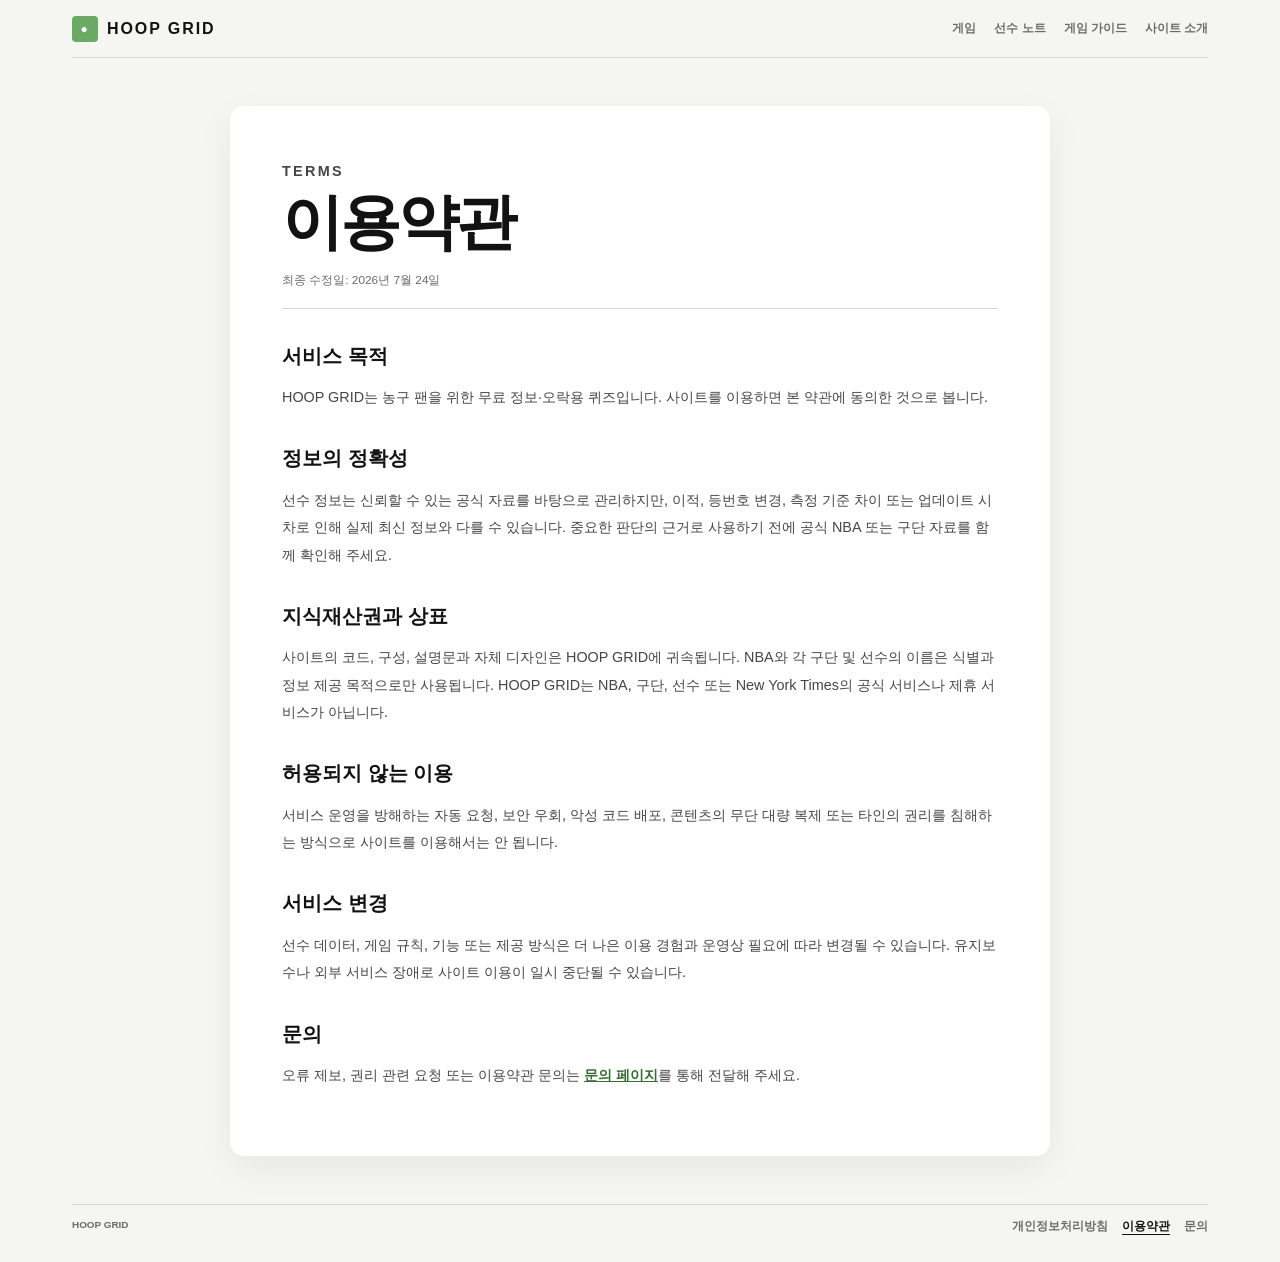
<file: terms.html>
<!doctype html>
<html lang="ko">
  <head>
    <meta charset="UTF-8" />
    <meta name="viewport" content="width=device-width, initial-scale=1" />
    <meta name="description" content="HOOP GRID 서비스 이용약관과 콘텐츠 안내입니다." />
    <title>이용약관 — HOOP GRID</title>
    <meta name="google-adsense-account" content="ca-pub-3541947131478776" />
    <link rel="stylesheet" href="style.css" />
  </head>
  <body>
    <main class="shell">
      <header class="topbar">
        <a class="brand" href="./"><span class="brand-ball" aria-hidden="true">●</span>HOOP GRID</a>
        <nav class="site-nav" aria-label="주요 메뉴"><a href="./">게임</a><a href="players.html">선수 노트</a><a href="guide.html">게임 가이드</a><a href="about.html">사이트 소개</a></nav>
      </header>
      <article class="content-page policy-page">
        <p class="section-kicker">TERMS</p>
        <h1>이용약관</h1>
        <p class="updated">최종 수정일: 2026년 7월 24일</p>

        <h2>서비스 목적</h2>
        <p>HOOP GRID는 농구 팬을 위한 무료 정보·오락용 퀴즈입니다. 사이트를 이용하면 본 약관에 동의한 것으로 봅니다.</p>

        <h2>정보의 정확성</h2>
        <p>선수 정보는 신뢰할 수 있는 공식 자료를 바탕으로 관리하지만, 이적, 등번호 변경, 측정 기준 차이 또는 업데이트 시차로 인해 실제 최신 정보와 다를 수 있습니다. 중요한 판단의 근거로 사용하기 전에 공식 NBA 또는 구단 자료를 함께 확인해 주세요.</p>

        <h2>지식재산권과 상표</h2>
        <p>사이트의 코드, 구성, 설명문과 자체 디자인은 HOOP GRID에 귀속됩니다. NBA와 각 구단 및 선수의 이름은 식별과 정보 제공 목적으로만 사용됩니다. HOOP GRID는 NBA, 구단, 선수 또는 New York Times의 공식 서비스나 제휴 서비스가 아닙니다.</p>

        <h2>허용되지 않는 이용</h2>
        <p>서비스 운영을 방해하는 자동 요청, 보안 우회, 악성 코드 배포, 콘텐츠의 무단 대량 복제 또는 타인의 권리를 침해하는 방식으로 사이트를 이용해서는 안 됩니다.</p>

        <h2>서비스 변경</h2>
        <p>선수 데이터, 게임 규칙, 기능 또는 제공 방식은 더 나은 이용 경험과 운영상 필요에 따라 변경될 수 있습니다. 유지보수나 외부 서비스 장애로 사이트 이용이 일시 중단될 수 있습니다.</p>

        <h2>문의</h2>
        <p>오류 제보, 권리 관련 요청 또는 이용약관 문의는 <a href="contact.html">문의 페이지</a>를 통해 전달해 주세요.</p>
      </article>
      <footer><span>HOOP GRID</span><nav><a href="privacy.html">개인정보처리방침</a><a href="terms.html" aria-current="page">이용약관</a><a href="contact.html">문의</a></nav></footer>
    </main>
  </body>
</html>
</file>
<file: style.css>
:root {
  color-scheme: light;
  --ink: #121213;
  --muted: #6a6a6c;
  --page: #ffffff;
  --line: #d3d6da;
  --line-dark: #878a8c;
  --tile: #ffffff;
  --green: #6aaa64;
  --green-dark: #538d4e;
  --wrong: #787c7e;
  --yellow: #c9b458;
  --soft: #f1f2f3;
}

* {
  box-sizing: border-box;
}

html {
  min-width: 320px;
  background: var(--page);
}

body {
  margin: 0;
  min-height: 100vh;
  background: #f5f5f2;
  color: var(--ink);
  font-family: "Noto Sans KR", Arial, sans-serif;
}

button,
input,
select {
  font: inherit;
}

button,
select {
  cursor: pointer;
}

.shell {
  width: min(100%, 1180px);
  margin: 0 auto;
  padding: 0 22px 28px;
}

.topbar {
  display: flex;
  min-height: 58px;
  align-items: center;
  justify-content: space-between;
  gap: 18px;
  border-bottom: 1px solid var(--line);
}

.brand {
  display: flex;
  align-items: center;
  gap: 9px;
  color: var(--ink);
  font-size: 1rem;
  font-weight: 900;
  letter-spacing: 0.12em;
  text-decoration: none;
}

.brand-ball {
  display: grid;
  width: 26px;
  height: 26px;
  place-items: center;
  border-radius: 4px;
  background: var(--green);
  color: #fff;
  font-size: 0.75rem;
}

.round-counter {
  color: var(--muted);
  font-size: 0.72rem;
  font-weight: 800;
  letter-spacing: 0.08em;
}

.site-nav {
  display: flex;
  align-items: center;
  gap: 18px;
}

.site-nav a,
footer a {
  color: var(--muted);
  font-size: 0.72rem;
  font-weight: 700;
  text-decoration: none;
}

.site-nav a:hover,
.site-nav a[aria-current="page"],
footer a:hover,
footer a[aria-current="page"] {
  color: var(--ink);
  text-decoration: underline;
  text-underline-offset: 4px;
}

.article-grid {
  display: grid;
  grid-template-columns: repeat(3, minmax(0, 1fr));
  gap: 18px;
  margin: 28px 0;
}

.article-grid article,
.player-notes article {
  padding: 22px;
  border: 1px solid var(--line);
  border-radius: 12px;
  background: #fff;
}

.article-grid h3,
.player-notes h2 {
  margin-top: 0;
}

.article-grid p,
.player-notes p {
  color: var(--muted);
  line-height: 1.85;
}

.source-note {
  border-left: 5px solid var(--green);
}

.wide-content {
  max-width: 1080px;
}

.notice-box {
  margin: 28px 0;
  padding: 20px 22px;
  border-left: 5px solid var(--yellow);
  background: #fff;
}

.notice-box p {
  margin-bottom: 0;
}

.player-notes {
  display: grid;
  grid-template-columns: repeat(2, minmax(0, 1fr));
  gap: 16px;
  margin: 32px 0 48px;
}

.player-tag {
  display: block;
  margin-bottom: 9px;
  color: var(--green-dark);
  font-size: .72rem;
  font-weight: 900;
  letter-spacing: .04em;
}

.source-line {
  margin: 32px 0;
  padding-top: 18px;
  border-top: 1px solid var(--line);
  color: var(--muted);
  font-size: .82rem;
}

@media (max-width: 760px) {
  .article-grid,
  .player-notes {
    grid-template-columns: 1fr;
  }
}

.hero {
  display: flex;
  align-items: end;
  justify-content: space-between;
  gap: 28px;
  padding: 34px 0 26px;
  text-align: left;
}

.kicker {
  margin: 0 0 7px;
  color: var(--green-dark);
  font-size: 0.68rem;
  font-weight: 900;
  letter-spacing: 0.18em;
}

h1 {
  margin: 0;
  font-size: clamp(2.5rem, 8vw, 4.25rem);
  font-weight: 900;
  letter-spacing: 0.04em;
  line-height: 1;
}

h1 span {
  color: var(--green-dark);
}

.intro {
  max-width: 460px;
  margin: 0 0 2px;
  color: var(--muted);
  font-size: 0.88rem;
  line-height: 1.7;
}

.game-layout {
  display: flex;
  flex-direction: column;
  gap: 18px;
}

.game-card {
  width: 100%;
  padding: 28px;
  border: 0;
  border-radius: 14px;
  background: #fff;
  box-shadow: 0 12px 36px rgba(18, 18, 19, 0.08);
}

.card-header {
  display: flex;
  align-items: center;
  justify-content: space-between;
  gap: 16px;
  margin-bottom: 22px;
  padding-bottom: 18px;
  border-bottom: 1px solid var(--line);
}

.player-prompt {
  margin: 0;
  color: var(--muted);
  font-size: 0.7rem;
  font-weight: 800;
}

.card-header h2 {
  margin: 3px 0 0;
  font-size: clamp(1.5rem, 4vw, 2rem);
  letter-spacing: -0.04em;
}

.mystery-mark {
  display: inline-grid;
  width: 30px;
  height: 30px;
  margin-left: 4px;
  place-items: center;
  border: 2px solid var(--line-dark);
  background: var(--soft);
  font-size: 1rem;
  vertical-align: 3px;
}

.english-name {
  margin: 2px 0 0;
  color: var(--muted);
  font-size: 0.76rem;
}

.difficulty {
  flex: none;
  padding: 6px 9px;
  border: 1px solid var(--line-dark);
  border-radius: 4px;
  color: var(--ink);
  font-size: 0.66rem;
  font-weight: 900;
}

.guess-board {
  margin-bottom: 18px;
  overflow-x: auto;
  padding-bottom: 4px;
}

.board-title {
  margin: 0 0 10px;
  color: var(--ink);
  font-size: 0.68rem;
  letter-spacing: 0.14em;
}

.board-labels,
.guess-row {
  display: grid;
  grid-template-columns: 1fr 0.8fr 1.35fr 0.75fr 0.75fr;
  gap: 8px;
  min-width: 720px;
}

.board-labels {
  margin-bottom: 6px;
  color: var(--muted);
  font-size: 0.64rem;
  font-weight: 800;
  text-align: center;
}

.guess-history {
  display: grid;
  gap: 6px;
}

.guess-cell {
  display: flex;
  min-width: 0;
  min-height: 46px;
  align-items: center;
  justify-content: center;
  gap: 5px;
  padding: 6px 4px;
  position: relative;
  border: 1px solid var(--line);
  border-radius: 999px;
  background: #fff;
  color: var(--ink);
  font-size: clamp(0.65rem, 1.8vw, 0.8rem);
  font-weight: 900;
  line-height: 1.2;
  text-align: center;
  word-break: keep-all;
  animation: flip-in 360ms ease both;
}

.guess-cell::before {
  flex: none;
  width: 12px;
  height: 12px;
  border-radius: 50%;
  content: "";
}

.guess-cell.correct {
  border-color: var(--green);
  background: #f0f8ef;
}

.guess-cell.wrong {
  border-color: #b7b9bb;
  background: #f3f4f4;
}

.guess-cell.correct::before {
  background: var(--green);
}

.guess-cell.wrong::before {
  background: var(--wrong);
}

.height-arrow {
  flex: none;
  color: var(--wrong);
  font-size: 1rem;
}

@keyframes flip-in {
  0% {
    transform: rotateX(80deg);
  }
  100% {
    transform: rotateX(0);
  }
}

.hint-box {
  margin: 4px 0 18px;
  padding: 15px;
  border: 1px solid var(--line);
  border-radius: 6px;
  background: var(--soft);
}

.hint-heading {
  display: flex;
  align-items: center;
  justify-content: space-between;
  gap: 14px;
}

.hint-eyebrow {
  display: block;
  color: var(--green-dark);
  font-size: 0.6rem;
  font-weight: 900;
  letter-spacing: 0.12em;
}

.hint-heading h3 {
  margin: 1px 0 0;
  font-size: 1rem;
}

.hint-button {
  padding: 8px 12px;
  border: 0;
  border-radius: 4px;
  background: var(--yellow);
  color: #fff;
  font-size: 0.75rem;
  font-weight: 900;
}

.hint-button:disabled {
  cursor: default;
  background: var(--line-dark);
}

.hint-progress {
  margin-top: 8px;
  color: var(--muted);
  font-size: 0.66rem;
}

.hint-list {
  display: grid;
  gap: 5px;
  margin: 8px 0 0;
  padding: 0;
  list-style: none;
}

.hint-list:empty {
  display: none;
}

.hint-list li {
  padding: 8px 10px;
  border-left: 4px solid var(--yellow);
  background: #fff;
  font-size: 0.76rem;
  font-weight: 700;
  animation: hint-in 180ms ease both;
}

@keyframes hint-in {
  from {
    opacity: 0;
    transform: translateY(-4px);
  }
}

.clue-grid {
  display: grid;
  grid-template-columns: repeat(5, minmax(0, 1fr));
  gap: 10px;
  overflow-x: auto;
  padding: 3px 1px 10px;
}

.clue {
  position: relative;
  min-width: 142px;
  min-height: 118px;
  padding: 13px;
  border: 1px solid var(--line);
  border-radius: 10px;
  background: var(--tile);
  transition: border-color 150ms ease, background 150ms ease;
}

.clue::after {
  position: absolute;
  right: 8px;
  top: 6px;
  color: #ececec;
  font-size: 1.6rem;
  font-weight: 900;
  content: attr(data-number);
}

.clue-label {
  position: relative;
  z-index: 1;
  display: flex;
  align-items: center;
  gap: 6px;
  margin-bottom: 11px;
  color: var(--muted);
  font-size: 0.65rem;
  font-weight: 900;
}

.clue-label span {
  color: var(--green-dark);
}

.clue-input {
  position: relative;
  z-index: 2;
  width: calc(100% - 32px);
  min-width: 0;
  padding: 7px 3px;
  border: 0;
  border-bottom: 2px solid var(--line-dark);
  border-radius: 0;
  outline: 0;
  background: transparent;
  color: var(--ink);
  font-size: clamp(0.86rem, 2vw, 1rem);
  font-weight: 800;
}

.clue-input option {
  background: #fff;
  color: var(--ink);
}

.clue-input:focus {
  border-color: var(--ink);
}

.clue-input:disabled {
  cursor: default;
  opacity: 1;
}

.result-icon {
  position: absolute;
  z-index: 3;
  right: 12px;
  top: 42px;
  display: grid;
  width: 26px;
  height: 26px;
  place-items: center;
  border-radius: 50%;
  font-size: 0.85rem;
  font-weight: 900;
}

.clue.is-correct {
  border-color: var(--green);
  background: #edf7ec;
  box-shadow: inset 0 0 0 1px var(--green);
}

.clue.is-correct .clue-input {
  border-color: var(--green);
  color: #315c2d;
}

.clue.is-correct .result-icon {
  background: var(--green);
  color: #fff;
}

.clue.is-wrong {
  border-color: var(--wrong);
  background: #f0f1f2;
  box-shadow: inset 0 0 0 1px var(--wrong);
}

.clue.is-wrong .clue-input {
  border-color: var(--wrong);
}

.clue.is-wrong .result-icon {
  background: var(--wrong);
  color: #fff;
}

.answer-actions {
  display: flex;
  align-items: center;
  gap: 14px;
  margin-top: 14px;
}

.primary-button,
.next-button {
  border: 0;
  border-radius: 4px;
  background: var(--ink);
  color: #fff;
  font-weight: 900;
  transition: transform 120ms ease, opacity 120ms ease;
}

.primary-button {
  padding: 12px 18px;
}

.primary-button:hover,
.next-button:hover {
  opacity: 0.84;
}

.attempt-count {
  color: var(--muted);
  font-size: 0.72rem;
  font-weight: 700;
}

.feedback {
  min-height: 23px;
  margin: 10px 0 0;
  color: var(--muted);
  font-size: 0.78rem;
  font-weight: 700;
}

.feedback.correct {
  color: var(--green-dark);
}

.feedback.wrong {
  color: var(--wrong);
}

.side-panel {
  display: grid;
  grid-template-columns: 1.1fr 1.4fr auto;
  gap: 10px;
}

.editorial-section {
  margin-top: 34px;
  padding: 34px;
  border-radius: 14px;
  background: #fff;
}

.editorial-section h2 {
  margin: 5px 0 12px;
  font-size: clamp(1.45rem, 4vw, 2rem);
  letter-spacing: -0.04em;
}

.editorial-section > p:not(.section-kicker) {
  max-width: 850px;
  margin: 0;
  color: #4f4f51;
  line-height: 1.85;
}

.section-kicker {
  margin: 0;
  color: var(--green-dark);
  font-size: 0.66rem;
  font-weight: 900;
  letter-spacing: 0.16em;
}

.info-grid {
  display: grid;
  grid-template-columns: repeat(3, 1fr);
  gap: 14px;
  margin-top: 24px;
}

.info-grid article {
  padding: 20px;
  border: 1px solid var(--line);
  border-radius: 8px;
}

.info-grid article > span {
  color: var(--green-dark);
  font-size: 0.7rem;
  font-weight: 900;
}

.info-grid h3 {
  margin: 7px 0 6px;
  font-size: 1rem;
}

.info-grid p {
  margin: 0;
  color: var(--muted);
  font-size: 0.78rem;
  line-height: 1.65;
}

.methodology {
  background: #eef4ed;
}

.text-link,
.primary-link {
  display: inline-flex;
  margin-top: 18px;
  color: var(--green-dark);
  font-size: 0.82rem;
  font-weight: 900;
  text-decoration: none;
}

.primary-link {
  padding: 12px 18px;
  border-radius: 4px;
  background: var(--ink);
  color: #fff;
}

.content-page {
  max-width: 820px;
  min-height: 62vh;
  margin: 48px auto;
  padding: clamp(24px, 5vw, 52px);
  border-radius: 14px;
  background: #fff;
  box-shadow: 0 12px 36px rgba(18, 18, 19, 0.06);
}

.content-page h1 {
  margin: 7px 0 16px;
  font-size: clamp(2.2rem, 7vw, 3.8rem);
  letter-spacing: -0.05em;
}

.content-page .lead {
  margin-bottom: 36px;
  color: var(--muted);
  font-size: 1rem;
  line-height: 1.8;
}

.content-page h2 {
  margin: 34px 0 9px;
  font-size: 1.25rem;
}

.content-page p,
.content-page li {
  color: #464648;
  font-size: 0.9rem;
  line-height: 1.9;
}

.content-page a:not(.primary-link) {
  color: #376f35;
  font-weight: 700;
}

.content-page li + li {
  margin-top: 6px;
}

.updated {
  padding-bottom: 16px;
  border-bottom: 1px solid var(--line);
  color: var(--muted) !important;
  font-size: 0.74rem !important;
}

.contact-form {
  display: grid;
  gap: 18px;
  margin-top: 30px;
}

.contact-form label {
  display: grid;
  gap: 7px;
  color: var(--ink);
  font-size: 0.8rem;
  font-weight: 800;
}

.contact-form input,
.contact-form select,
.contact-form textarea {
  width: 100%;
  padding: 12px 13px;
  border: 1px solid var(--line-dark);
  border-radius: 4px;
  background: #fff;
  color: var(--ink);
  font: inherit;
}

.contact-form textarea {
  resize: vertical;
}

.contact-form .primary-button {
  justify-self: start;
}

.score-card,
.tip-card {
  border: 1px solid var(--line);
  border-radius: 6px;
  background: #fff;
}

.score-card {
  display: grid;
  grid-template-columns: auto 1fr;
  align-items: center;
  gap: 13px;
  padding: 13px;
}

.score-title {
  grid-column: 1 / -1;
  margin: 0;
  color: var(--muted);
  font-size: 0.6rem;
  font-weight: 900;
  letter-spacing: 0.12em;
}

.score-main {
  display: flex;
  align-items: baseline;
  gap: 4px;
}

.score-main strong {
  font-size: 2rem;
  line-height: 1;
}

.score-main span {
  color: var(--muted);
  font-size: 0.65rem;
}

.stats {
  display: grid;
  grid-template-columns: 1fr 1fr;
  gap: 8px;
}

.stat span {
  display: block;
  color: var(--muted);
  font-size: 0.58rem;
}

.stat strong {
  display: block;
  margin-top: 2px;
  font-size: 0.9rem;
}

.tip-card {
  padding: 13px;
}

.tip-card strong {
  color: var(--green-dark);
  font-size: 0.62rem;
  letter-spacing: 0.1em;
}

.tip-card p {
  margin: 5px 0 0;
  color: var(--muted);
  font-size: 0.68rem;
  line-height: 1.55;
}

.next-button {
  min-width: 126px;
  padding: 0 16px;
}

.next-button[hidden] {
  display: none;
}

footer {
  display: flex;
  justify-content: space-between;
  gap: 18px;
  margin-top: 26px;
  padding-top: 14px;
  border-top: 1px solid var(--line);
  color: var(--muted);
  font-size: 0.62rem;
  font-weight: 700;
}

footer nav {
  display: flex;
  flex-wrap: wrap;
  justify-content: flex-end;
  gap: 14px;
}

.primary-button:focus-visible,
.next-button:focus-visible,
.hint-button:focus-visible,
.clue-input:focus-visible {
  outline: 3px solid var(--yellow);
  outline-offset: 2px;
}

@media (max-width: 660px) {
  .shell {
    padding-inline: 12px;
  }

  .hero {
    display: block;
  }

  .intro {
    margin-top: 14px;
  }

  .game-card {
    padding: 18px 14px;
  }

  .side-panel {
    grid-template-columns: 1fr;
  }

  .topbar {
    flex-wrap: wrap;
    padding: 12px 0;
  }

  .site-nav {
    order: 3;
    width: 100%;
    justify-content: space-between;
    gap: 8px;
    padding-top: 9px;
    border-top: 1px solid var(--line);
  }

  .info-grid {
    grid-template-columns: 1fr;
  }

  .editorial-section {
    padding: 24px 18px;
  }

  .next-button {
    min-height: 46px;
  }
}

@media (max-width: 480px) {
  .hero {
    padding: 24px 0 18px;
  }

  .board-labels,
  .guess-row {
    grid-template-columns: 1fr 0.8fr 1.35fr 0.75fr 0.75fr;
    gap: 6px;
  }

  .guess-cell {
    min-height: 42px;
    padding-inline: 2px;
    font-size: 0.58rem;
  }

  .hint-heading {
    align-items: flex-end;
  }

  .hint-button {
    padding-inline: 9px;
  }

  .answer-actions {
    align-items: stretch;
    flex-direction: column;
  }

  .primary-button {
    width: 100%;
  }

  footer {
    flex-direction: column;
  }

  footer nav {
    justify-content: flex-start;
  }
}

@media (prefers-reduced-motion: reduce) {
  * {
    animation: none !important;
    transition: none !important;
  }
}
</file>
